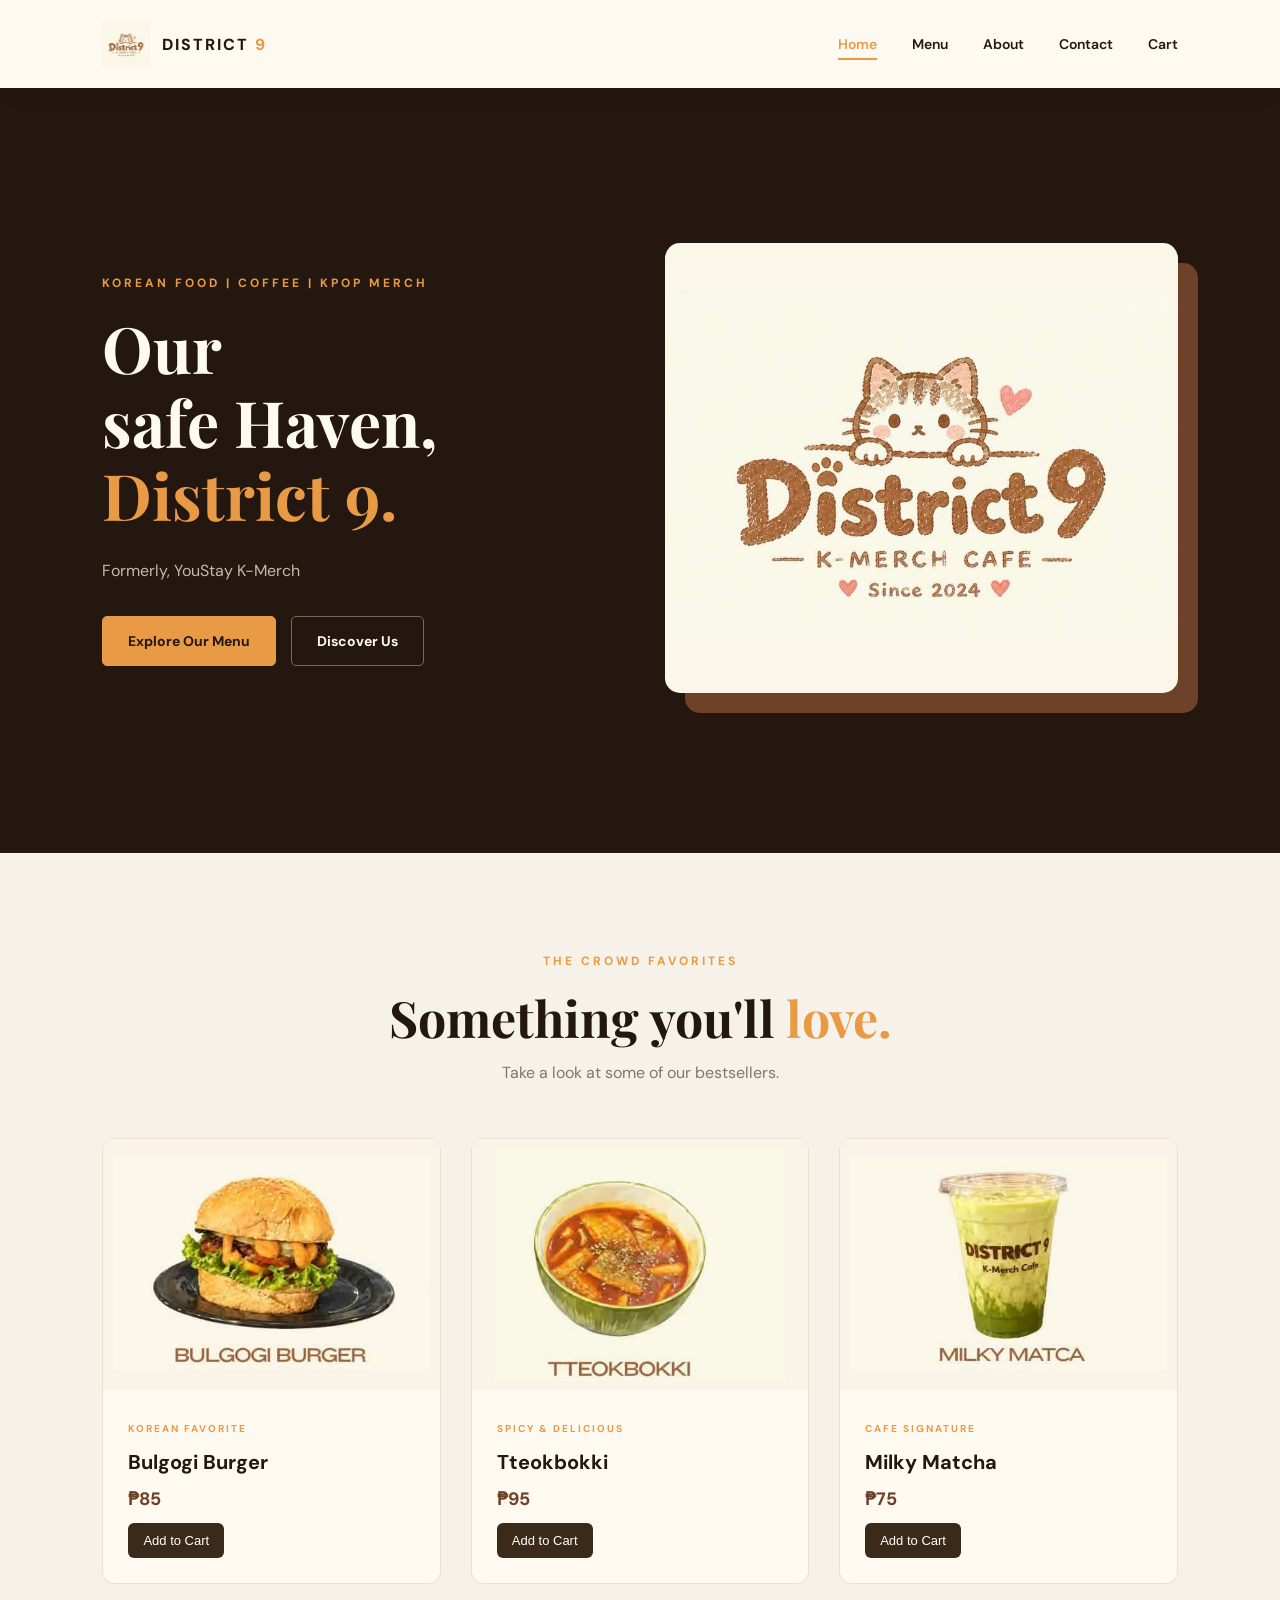
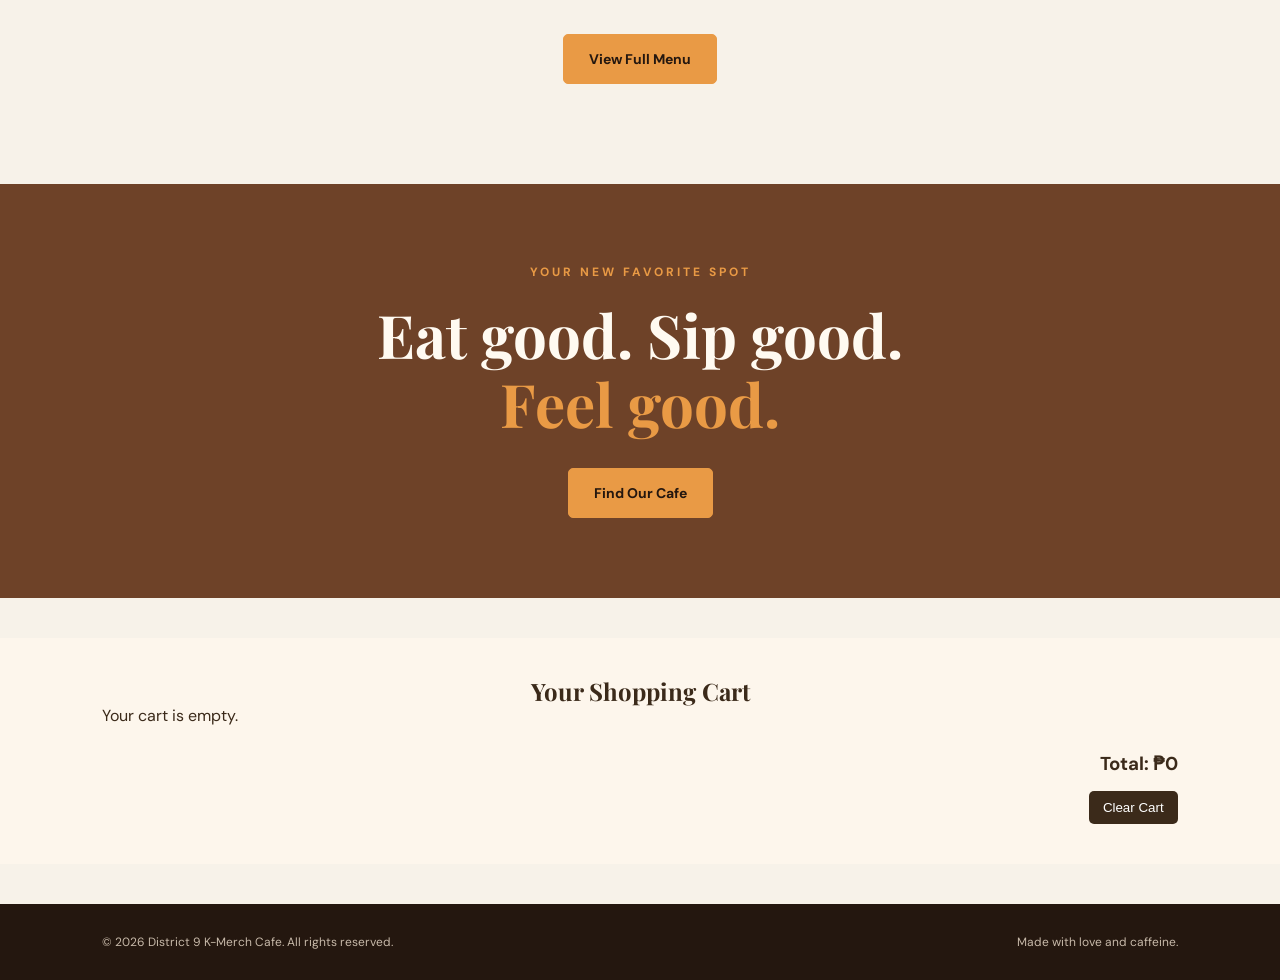
<file: index.html>
<!DOCTYPE html>
<html lang="en">
<head>
    <meta charset="UTF-8">
    <meta name="viewport" content="width=device-width, initial-scale=1.0">
    <title>District 9 K-Merch Cafe</title>
    <link rel="stylesheet" href="styles.css">
</head>
<body>
<header>
    <a href="index.html" class="logo">
        <img src=" logo.jpg" alt="District 9 Logo">
        <span>DISTRICT <span class="highlight">9</span></span>
    </a>
    <nav>
        <a href="index.html" class="active">Home</a>
        <a href="menu.html">Menu</a>
        <a href="about.html">About</a>
        <a href="contact.html">Contact</a>
        <a href="#cart">Cart</a>
    </nav>
</header>
<section class="hero">
    <div class="hero-content">
        <p class="tag">KOREAN FOOD | COFFEE | KPOP MERCH</p>
        <h1>Our<br>safe Haven, <span class="highlight">District 9.</span></h1>
        <p>Formerly, YouStay K-Merch</p>
        <div class="hero-buttons">
            <a href="menu.html" class="btn">Explore Our Menu</a>
            <a href="about.html" class="btn-outline">Discover Us</a>
        </div>
    </div>
    <div class="hero-image">
        <img src=" logo.jpg" alt="District 9 Cafe">
    </div>
</section>
<section class="section">
    <div class="section-heading">
        <p class="tag">THE CROWD FAVORITES</p>
        <h2>Something you'll <span class="highlight">love.</span></h2>
        <p>Take a look at some of our bestsellers.</p>
    </div>
    <div class="product-grid">
        <div class="product-card reveal">
            <img src=" bulgogi burger.jpg" alt="Bulgogi Burger">
            <div class="product-info">
                <span class="category">KOREAN FAVORITE</span>
                <h3>Bulgogi Burger</h3>
                <p>₱85</p>
            </div>
        </div>
        <div class="product-card reveal">
            <img src=" tteokbokki.jpg" alt="Tteokbokki">
            <div class="product-info">
                <span class="category">SPICY & DELICIOUS</span>
                <h3>Tteokbokki</h3>
            <p>₱95</p>
            </div>
        </div>
        <div class="product-card reveal">
            <img src=" milky matcha.jpg" alt="Milky Matcha">
            <div class="product-info">
                <span class="category">CAFE SIGNATURE</span>
                <h3>Milky Matcha</h3>
                <p>₱75</p>
            </div>
        </div>
    </div>
    <div class="center">
        <a href="menu.html" class="btn">View Full Menu</a>
    </div>
</section>
<section class="promo">
    <div>
        <p class="tag">YOUR NEW FAVORITE SPOT</p>
        <h2>Eat good. Sip good.<br><span class="highlight">Feel good.</span></h2>
        <a href="contact.html" class="btn">Find Our Cafe</a>
    </div>
</section>
<section class="cart-section" id="cart">
    <h2>Your Shopping Cart</h2>
    <div id="cart-items">
        <p>Your cart is empty.</p>
    </div>
    <div class="cart-total">
        <h3>Total: ₱<span id="cart-total">0</span></h3>
        <button id="clear-cart">Clear Cart</button>
    </div>
</section>
<footer>
    <p>© 2026 District 9 K-Merch Cafe. All rights reserved.</p>
    <p>Made with love and caffeine.</p>
</footer>
<script src="script.js"></script>
<script src="cart.js"></script>
</body>
</html>
</file>
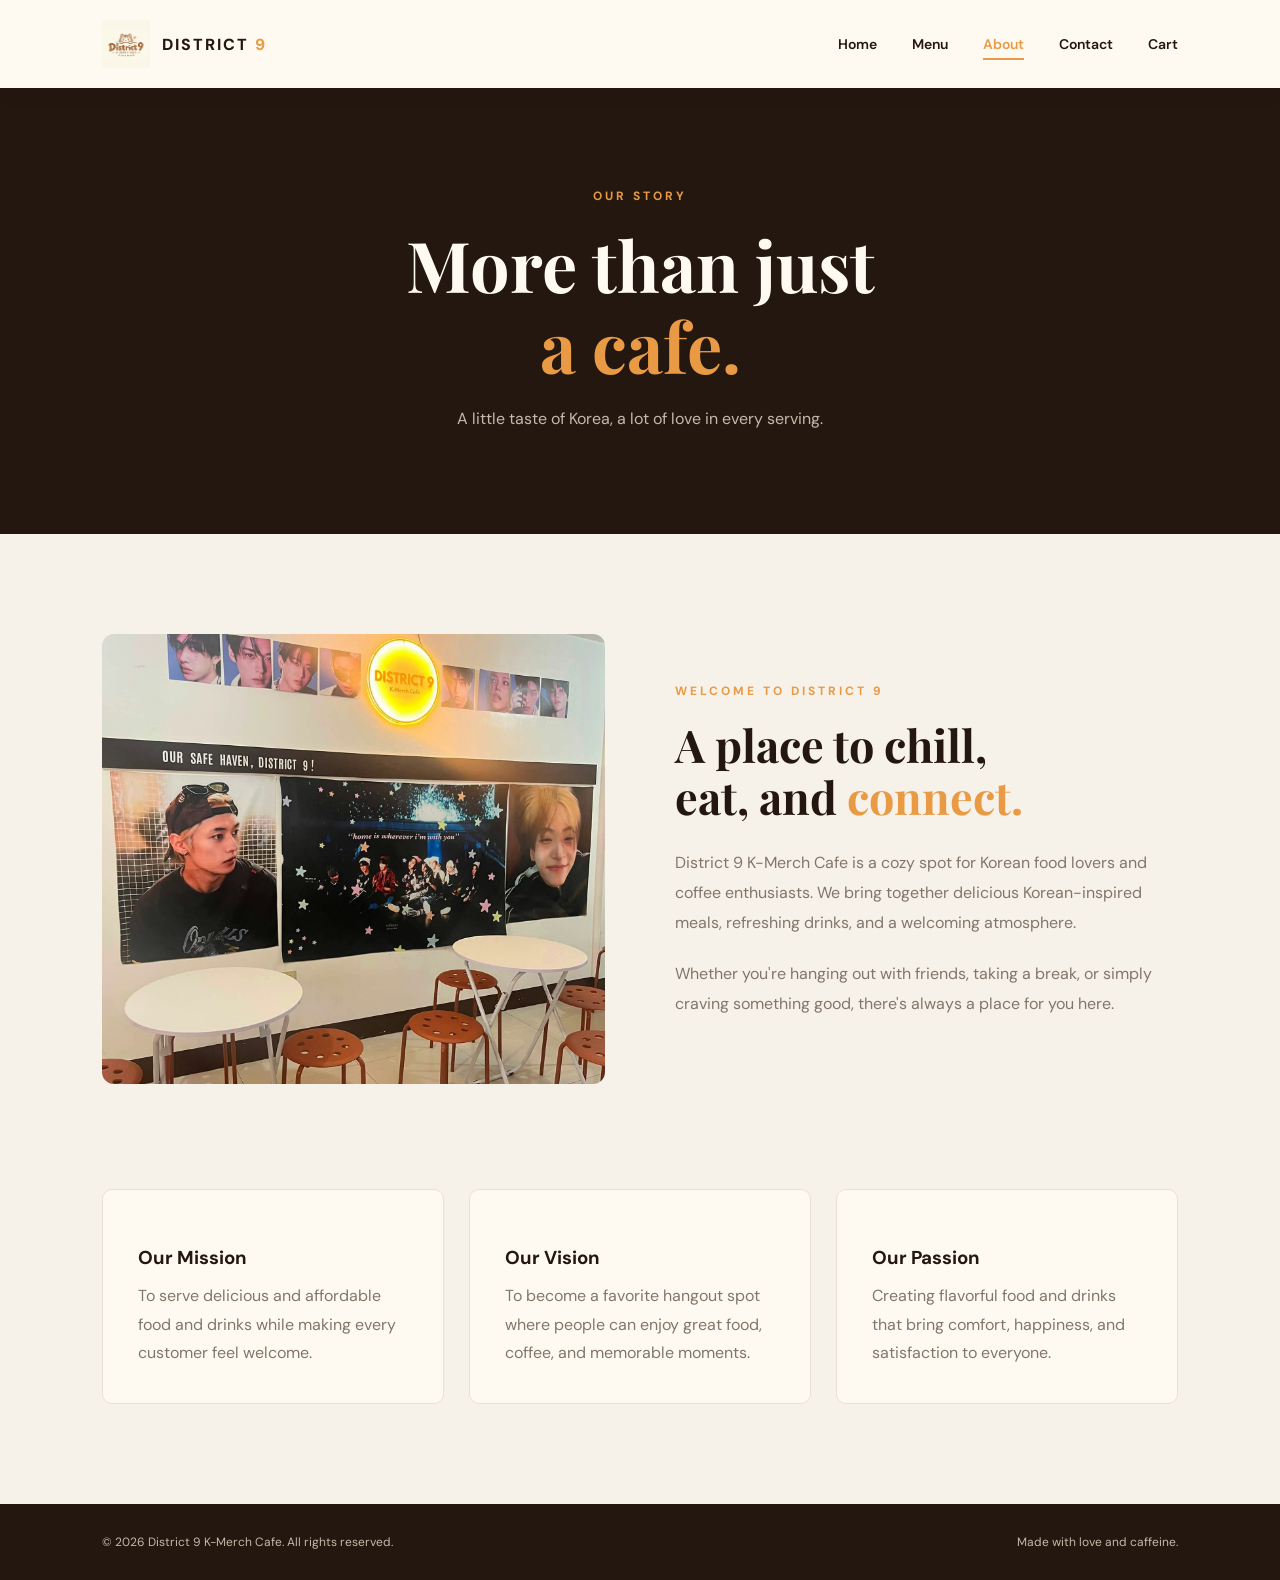
<file: about.html>
<!DOCTYPE html>
<html lang="en">
<head>
    <meta charset="UTF-8">
    <meta name="viewport" content="width=device-width, initial-scale=1.0">
    <title>About Us | District 9</title>
    <link rel="stylesheet" href="styles.css">
</head>
<body>
<header>
    <a href="index.html" class="logo">
        <img src=" logo.jpg" alt="District 9 Logo">
        <span>DISTRICT <span class="highlight">9</span></span>
    </a>
    <nav>
        <a href="index.html">Home</a>
        <a href="menu.html">Menu</a>
        <a href="about.html" class="active">About</a>
        <a href="contact.html">Contact</a>
        <a href="#cart">Cart</a>
    </nav>
</header>
<section class="page-banner">
    <p class="tag">OUR STORY</p>
    <h1>More than just<br><span class="highlight">a cafe.</span></h1>
    <p>A little taste of Korea, a lot of love in every serving.</p>
</section>
<section class="about-section">
    <div class="about-image reveal">
        <img src=" 
        banner.jpg" alt="District 9 Cafe">
    </div>

    <div class="about-content reveal">
        <p class="tag">WELCOME TO DISTRICT 9</p>
        <h2>A place to chill,<br>eat, and <span class="highlight">connect.</span></h2>
        <p>
            District 9 K-Merch Cafe is a cozy spot for Korean food lovers
            and coffee enthusiasts. We bring together delicious Korean-inspired
            meals, refreshing drinks, and a welcoming atmosphere.
        </p>
        <p>
            Whether you're hanging out with friends, taking a break,
            or simply craving something good, there's always a place for you here.
        </p>
    </div>
</section>

<section class="values">
    <div class="value-card reveal">
        <h3>Our Mission</h3>
        <p>To serve delicious and affordable food and drinks while making every customer feel welcome.</p>
    </div>
    <div class="value-card reveal">
        <h3>Our Vision</h3>
        <p>To become a favorite hangout spot where people can enjoy great food, coffee, and memorable moments.</p>
    </div>
    <div class="value-card reveal">
        <h3>Our Passion</h3>
        <p>Creating flavorful food and drinks that bring comfort, happiness, and satisfaction to everyone.</p>
    </div>
</section>
<footer>
    <p>© 2026 District 9 K-Merch Cafe. All rights reserved.</p>
    <p>Made with love and caffeine.</p>
</footer>

<script src="script.js"></script>
</body>
</html>
</file>
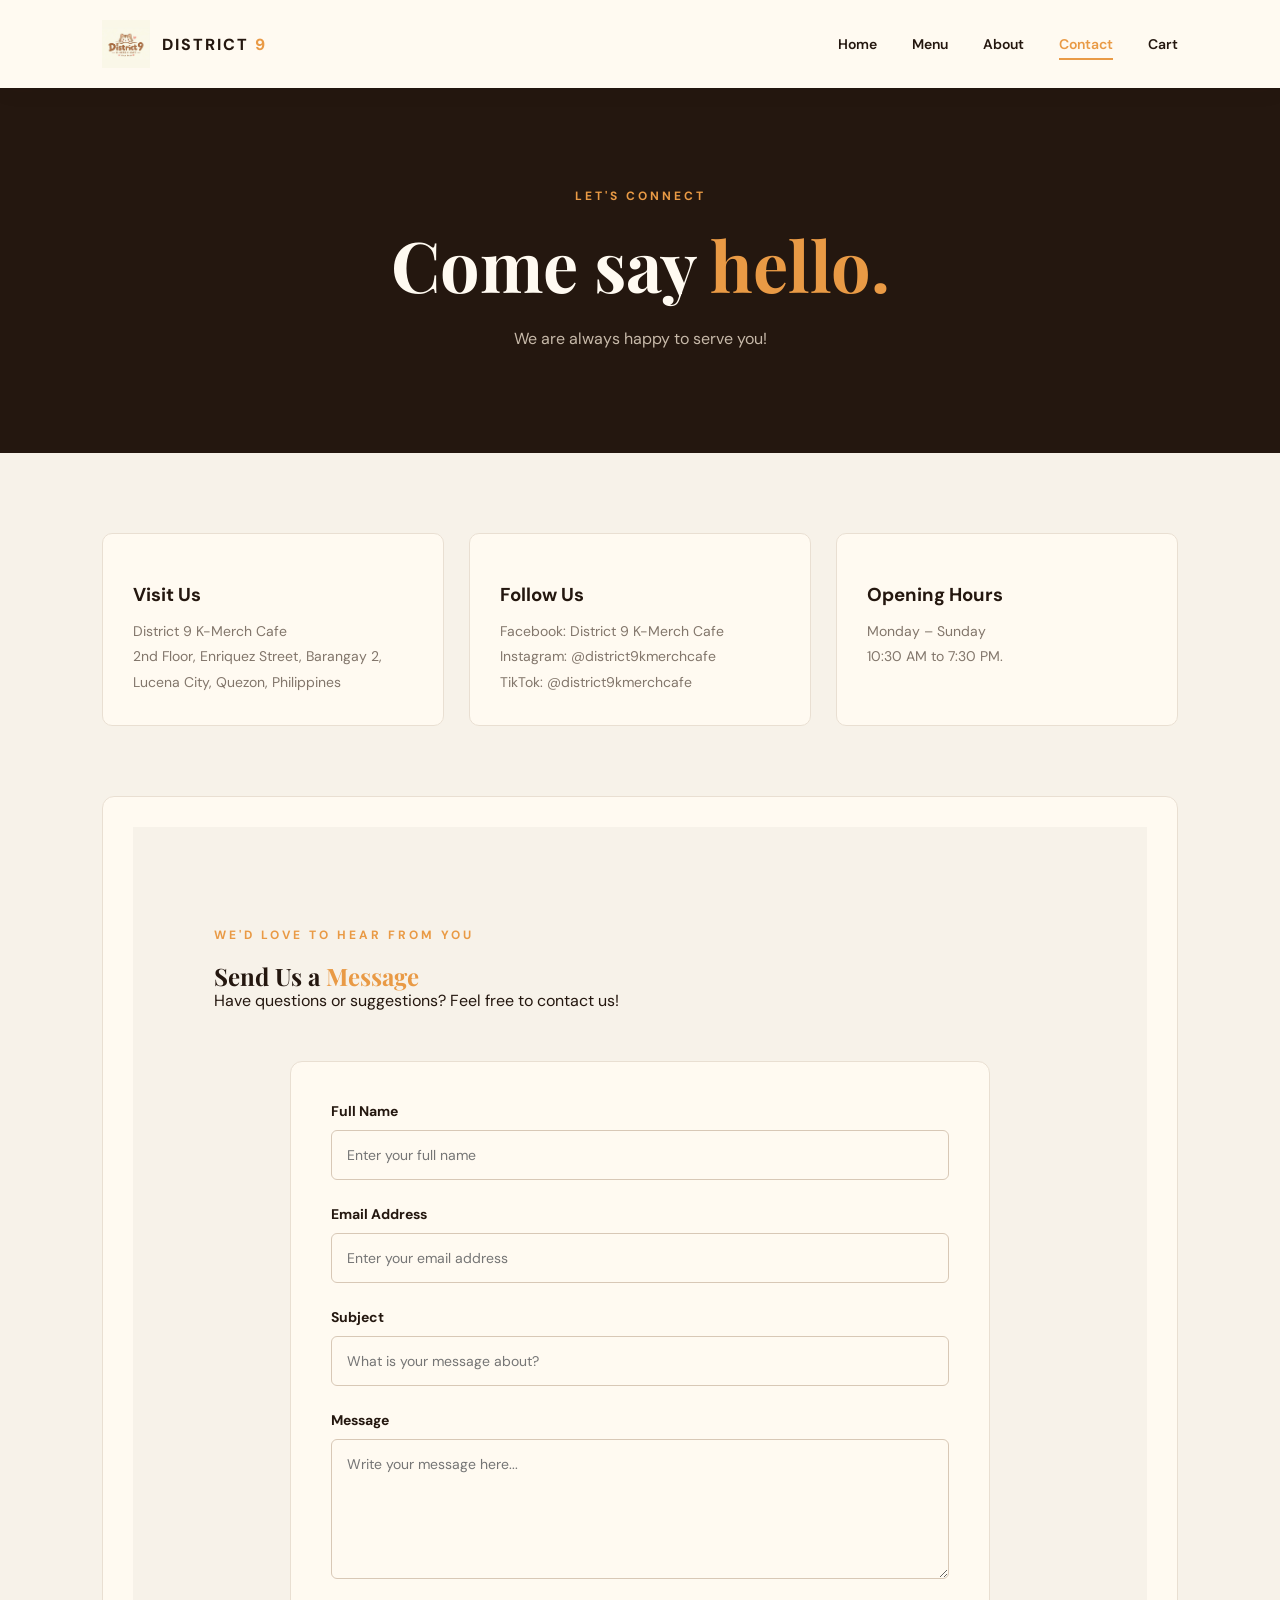
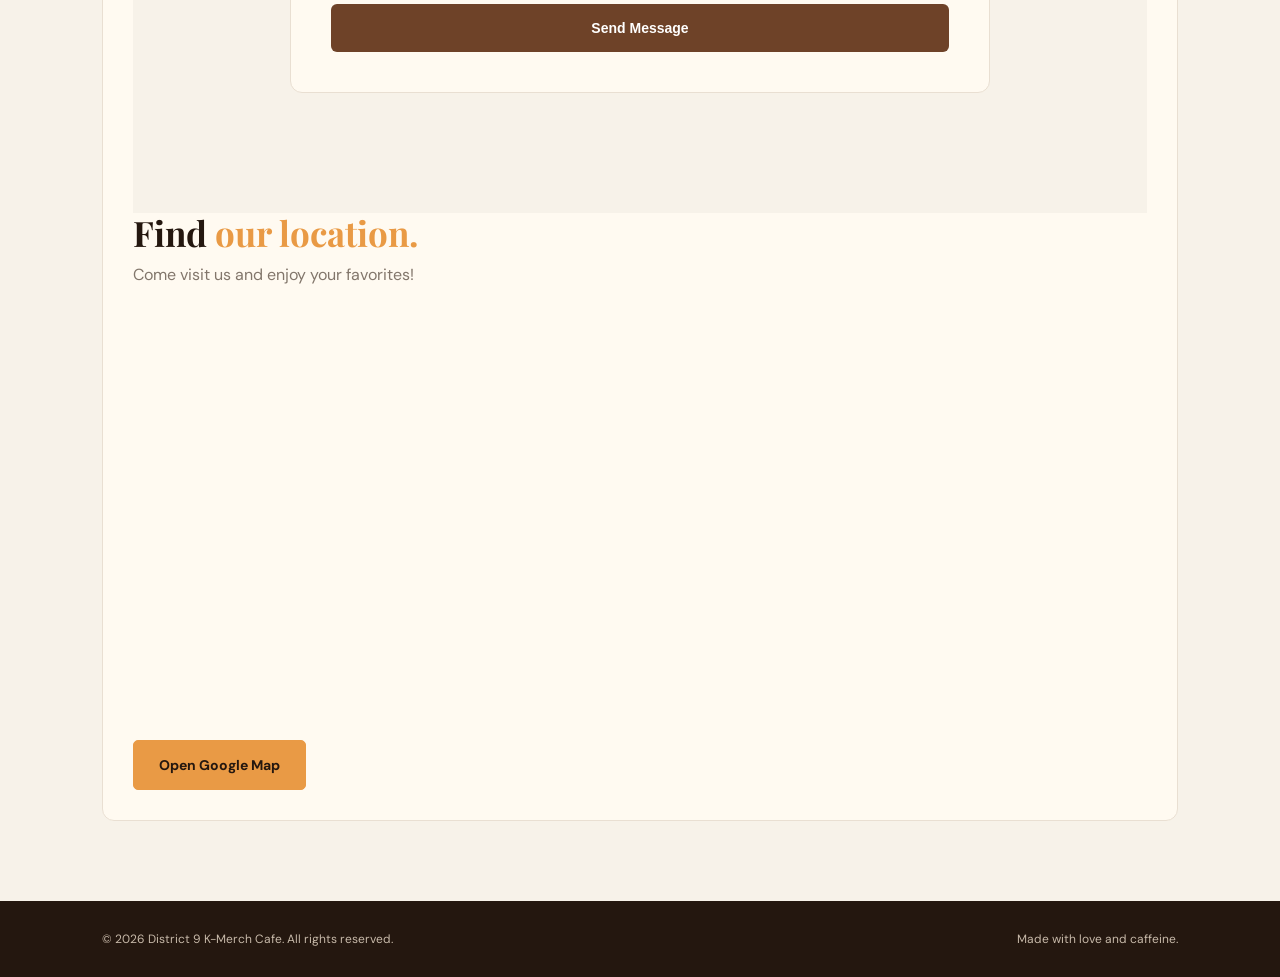
<file: contact.html>
<!DOCTYPE html>
<html lang="en">
<head>
    <meta charset="UTF-8">
    <meta name="viewport" content="width=device-width, initial-scale=1.0">
    <title>Contact Us | District 9</title>
    <link rel="stylesheet" href="styles.css">
</head>
<body>

<header>
    <a href="index.html" class="logo">
        <img src=" logo.jpg" alt="District 9 Logo">
        <span>DISTRICT <span class="highlight">9</span></span>
    </a>
    <nav>
        <a href="index.html">Home</a>
        <a href="menu.html">Menu</a>
        <a href="about.html">About</a>
        <a href="contact.html" class="active">Contact</a>
        <a href="#cart">Cart</a>
    </nav>
</header>

<section class="page-banner">
    <p class="tag">LET'S CONNECT</p>
    <h1>Come say <span class="highlight">hello.</span></h1>
    <p>We are always happy to serve you!</p>
</section>

<section class="contact-section">

    <div class="contact-info">

        <div class="contact-card">
            <h3>Visit Us</h3>
            <p>District 9 K-Merch Cafe</p>
            <p>2nd Floor, Enriquez Street, Barangay 2, Lucena City, Quezon, Philippines</p>
        </div>
        <div class="contact-card">
            <h3>Follow Us</h3>
            <p>Facebook: District 9 K-Merch Cafe</p>
            <p>Instagram: @district9kmerchcafe</p>
            <p>TikTok: @district9kmerchcafe</p>
        </div>
        <div class="contact-card">
            <h3>Opening Hours</h3>
            <p>Monday – Sunday</p>
            <p>10:30 AM to 7:30 PM.</p>
        </div>
    </div>
    <div class="map-container">
        
<section class="contact-form-section">

    <div class="menu-heading">
        <p class="tag">WE'D LOVE TO HEAR FROM YOU</p>
        <h2>Send Us a <span class="highlight">Message</span></h2>
        <p>Have questions or suggestions? Feel free to contact us!</p>
    </div>

    <form class="contact-form" id="contactForm">
        <div class="form-group">
            <label for="name">Full Name</label>
            <input type="text" id="name" name="name"
                placeholder="Enter your full name" required>
        </div>
        <div class="form-group">
            <label for="email">Email Address</label>
            <input type="email" id="email" name="email"
                placeholder="Enter your email address" required>
        </div>
        <div class="form-group">
            <label for="subject">Subject</label>
            <input type="text" id="subject" name="subject"
                placeholder="What is your message about?" required>
        </div>
        <div class="form-group">
            <label for="message">Message</label>
            <textarea id="message" name="message" rows="6"
                placeholder="Write your message here..." required></textarea>
        </div>
        <button type="submit" class="submit-btn">Send Message</button>
    </form>
    <p id="formMessage"></p>
</section>
        
        <div class="map-heading">
            <h2>Find <span class="highlight">our location.</span></h2>
            <p>Come visit us and enjoy your favorites!</p>
        </div>
        <iframe
            src="https://maps.google.com/maps?q=District%209%20K-Merch%20Cafe%20Lucena%20City&t=&z=15&ie=UTF8&iwloc=&output=embed"
            width="100%"
            height="400"
            style="border:0;"
            allowfullscreen
            loading="lazy"
            referrerpolicy="no-referrer-when-downgrade">
        </iframe>

        <a class="btn"
           href="https://www.google.com/maps/search/?api=1&query=District+9+K-Merch+Cafe+Lucena+City"
           target="_blank">
            Open Google Map
        </a>
    </div>
</section>
<footer>
    <p>© 2026 District 9 K-Merch Cafe. All rights reserved.</p>
    <p>Made with love and caffeine.</p>
</footer>
<script src="script.js"></script>

</body>
</html>
</file>
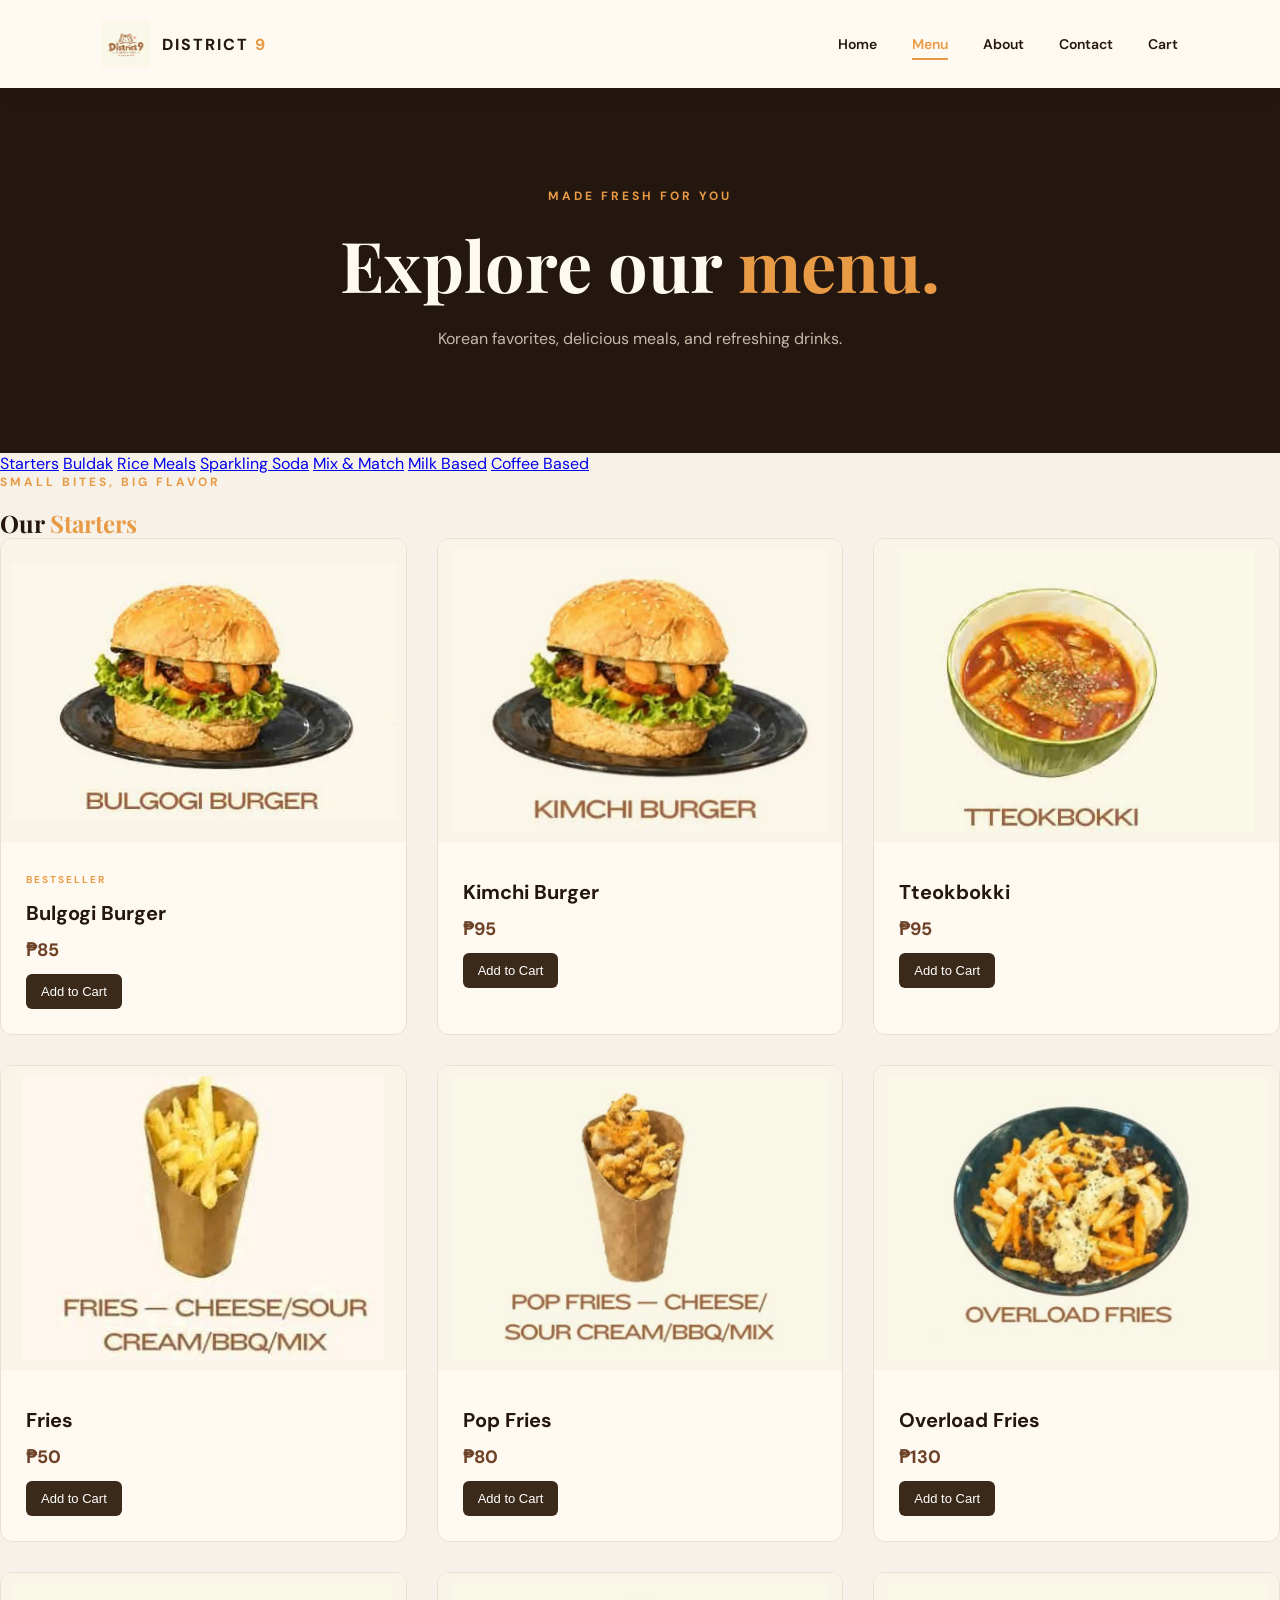
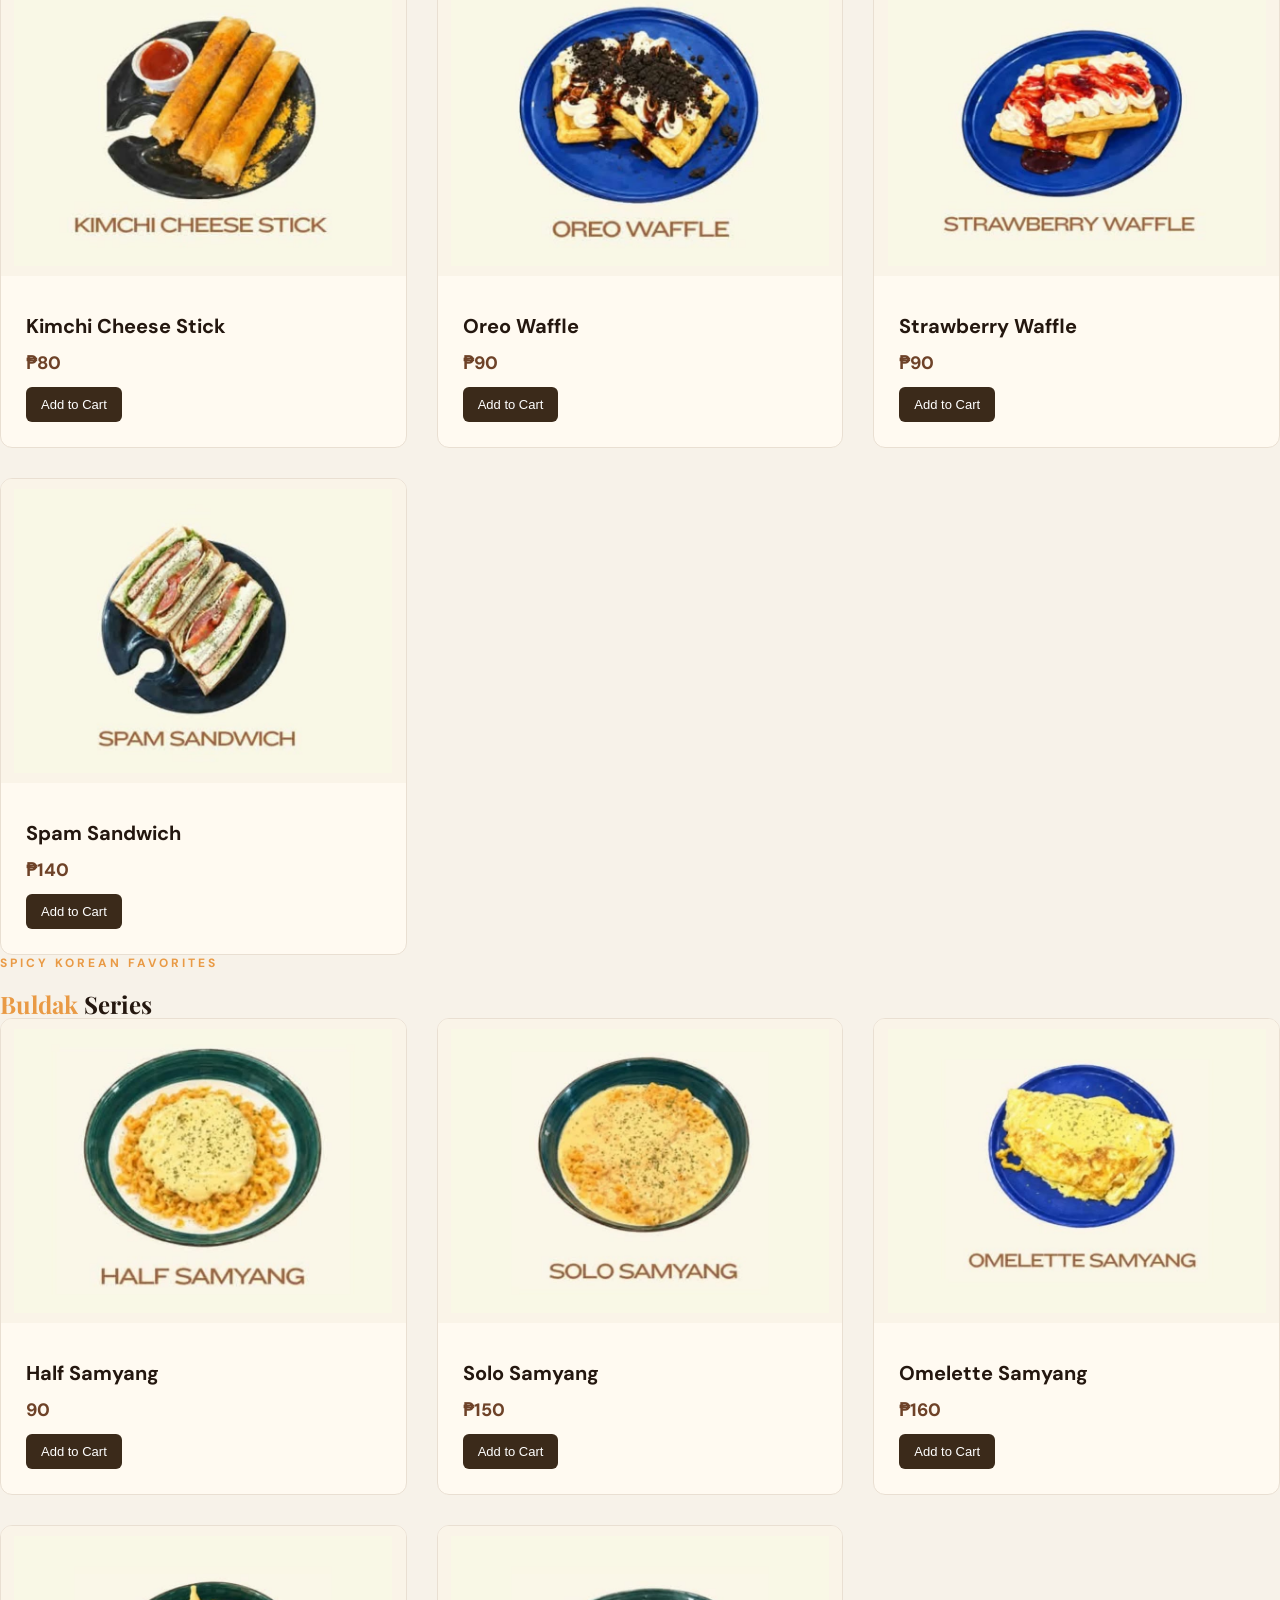
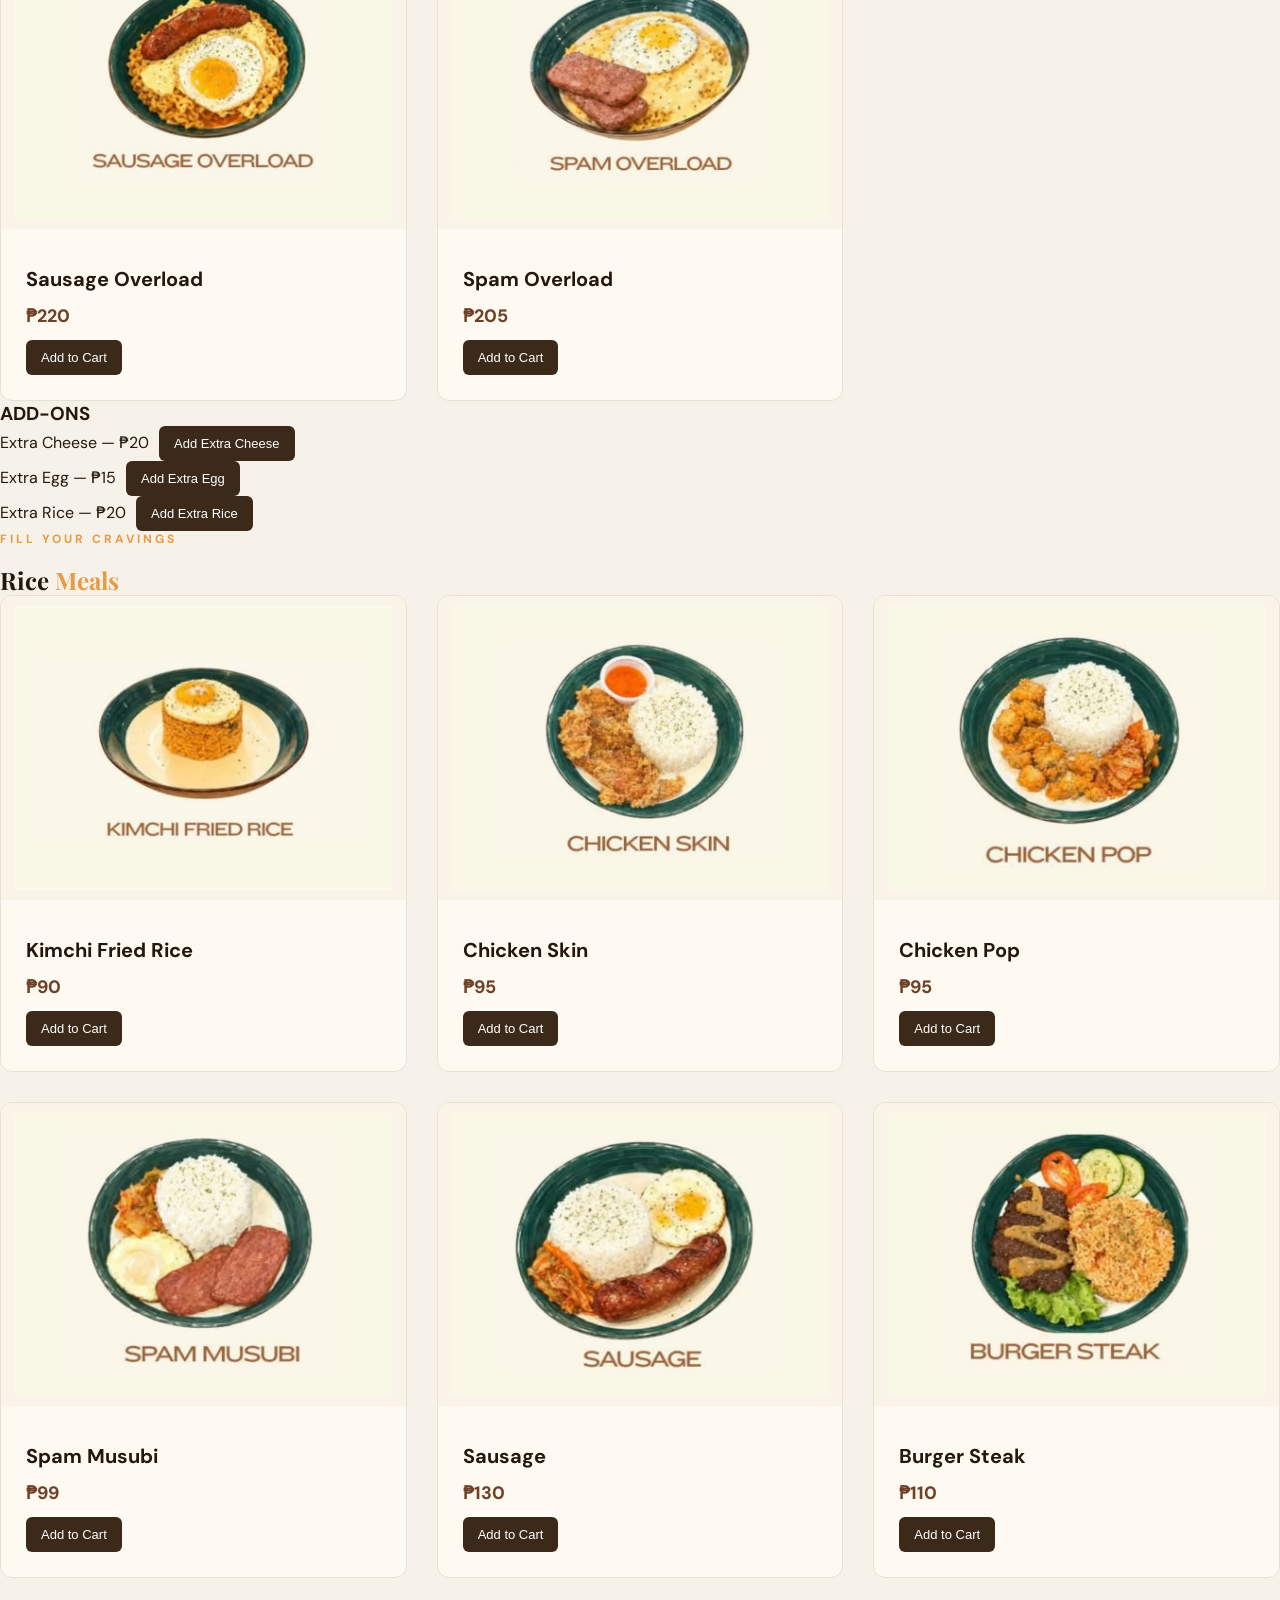
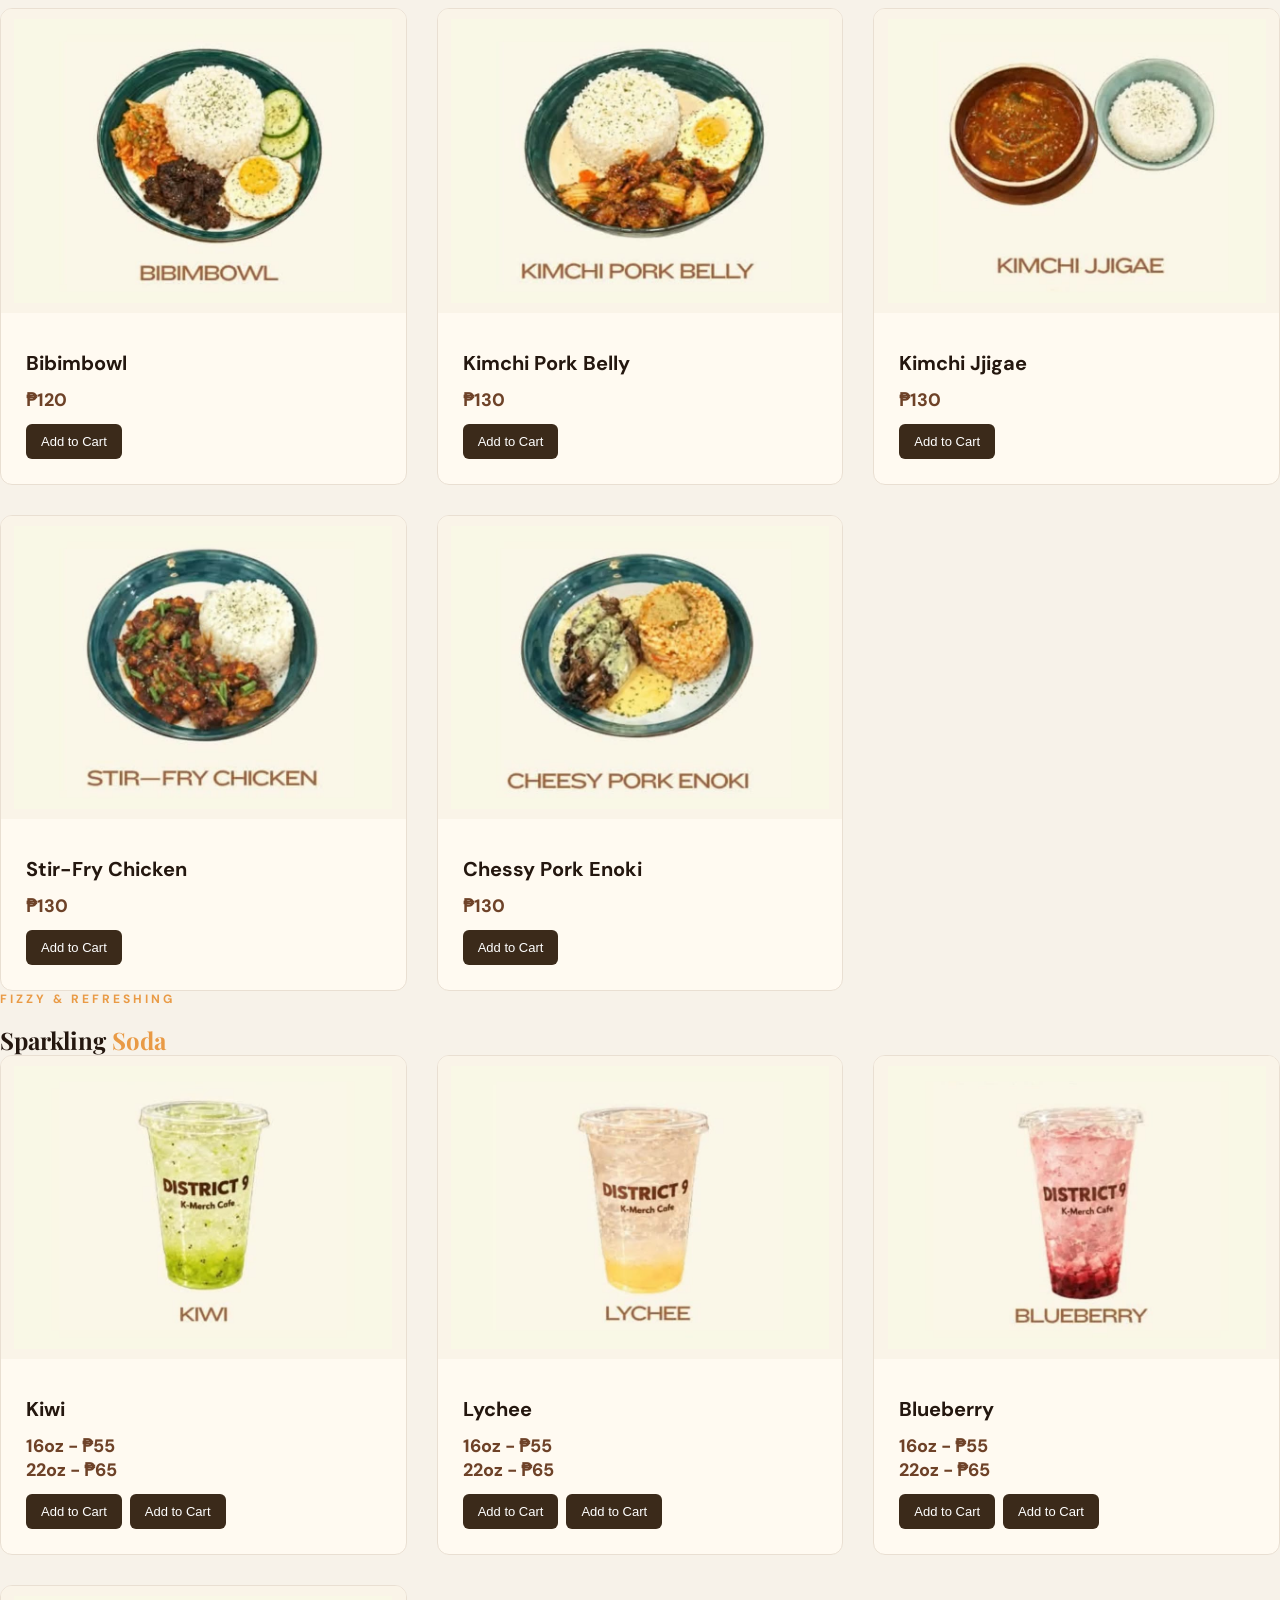
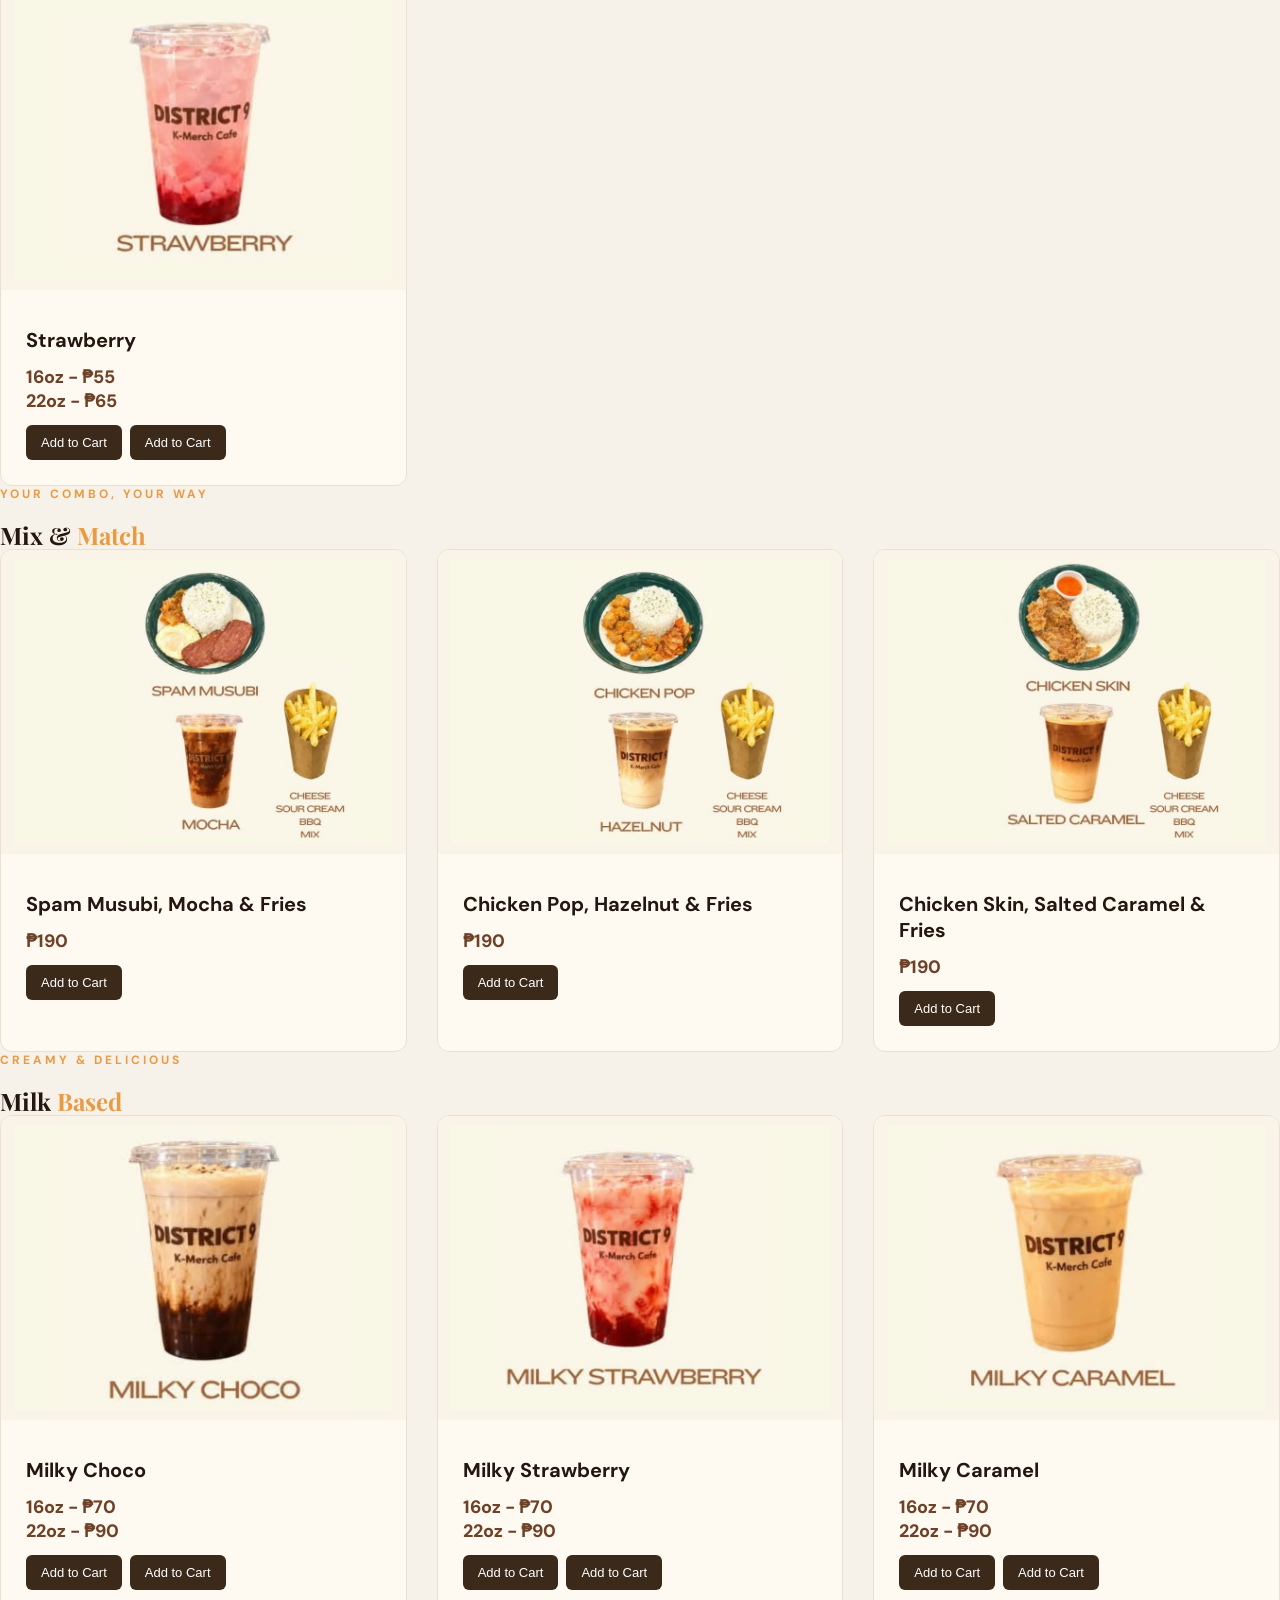
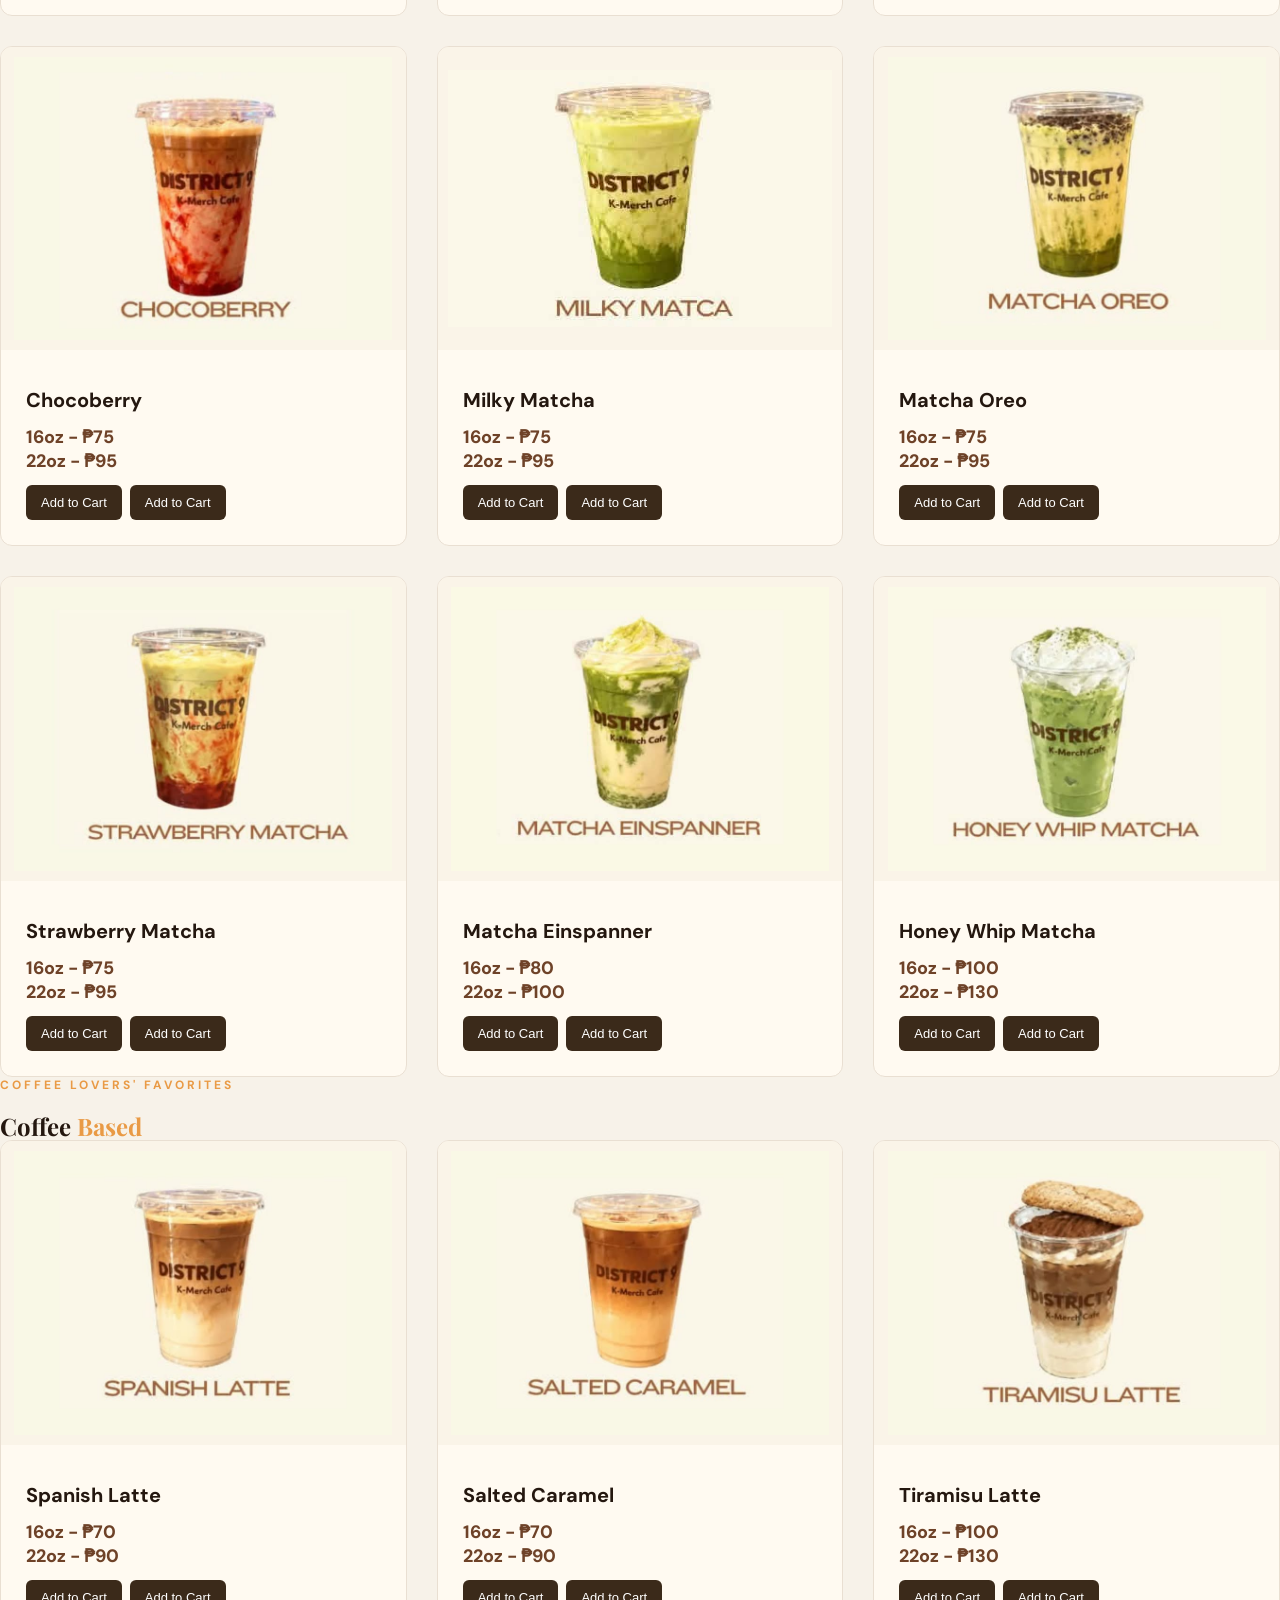
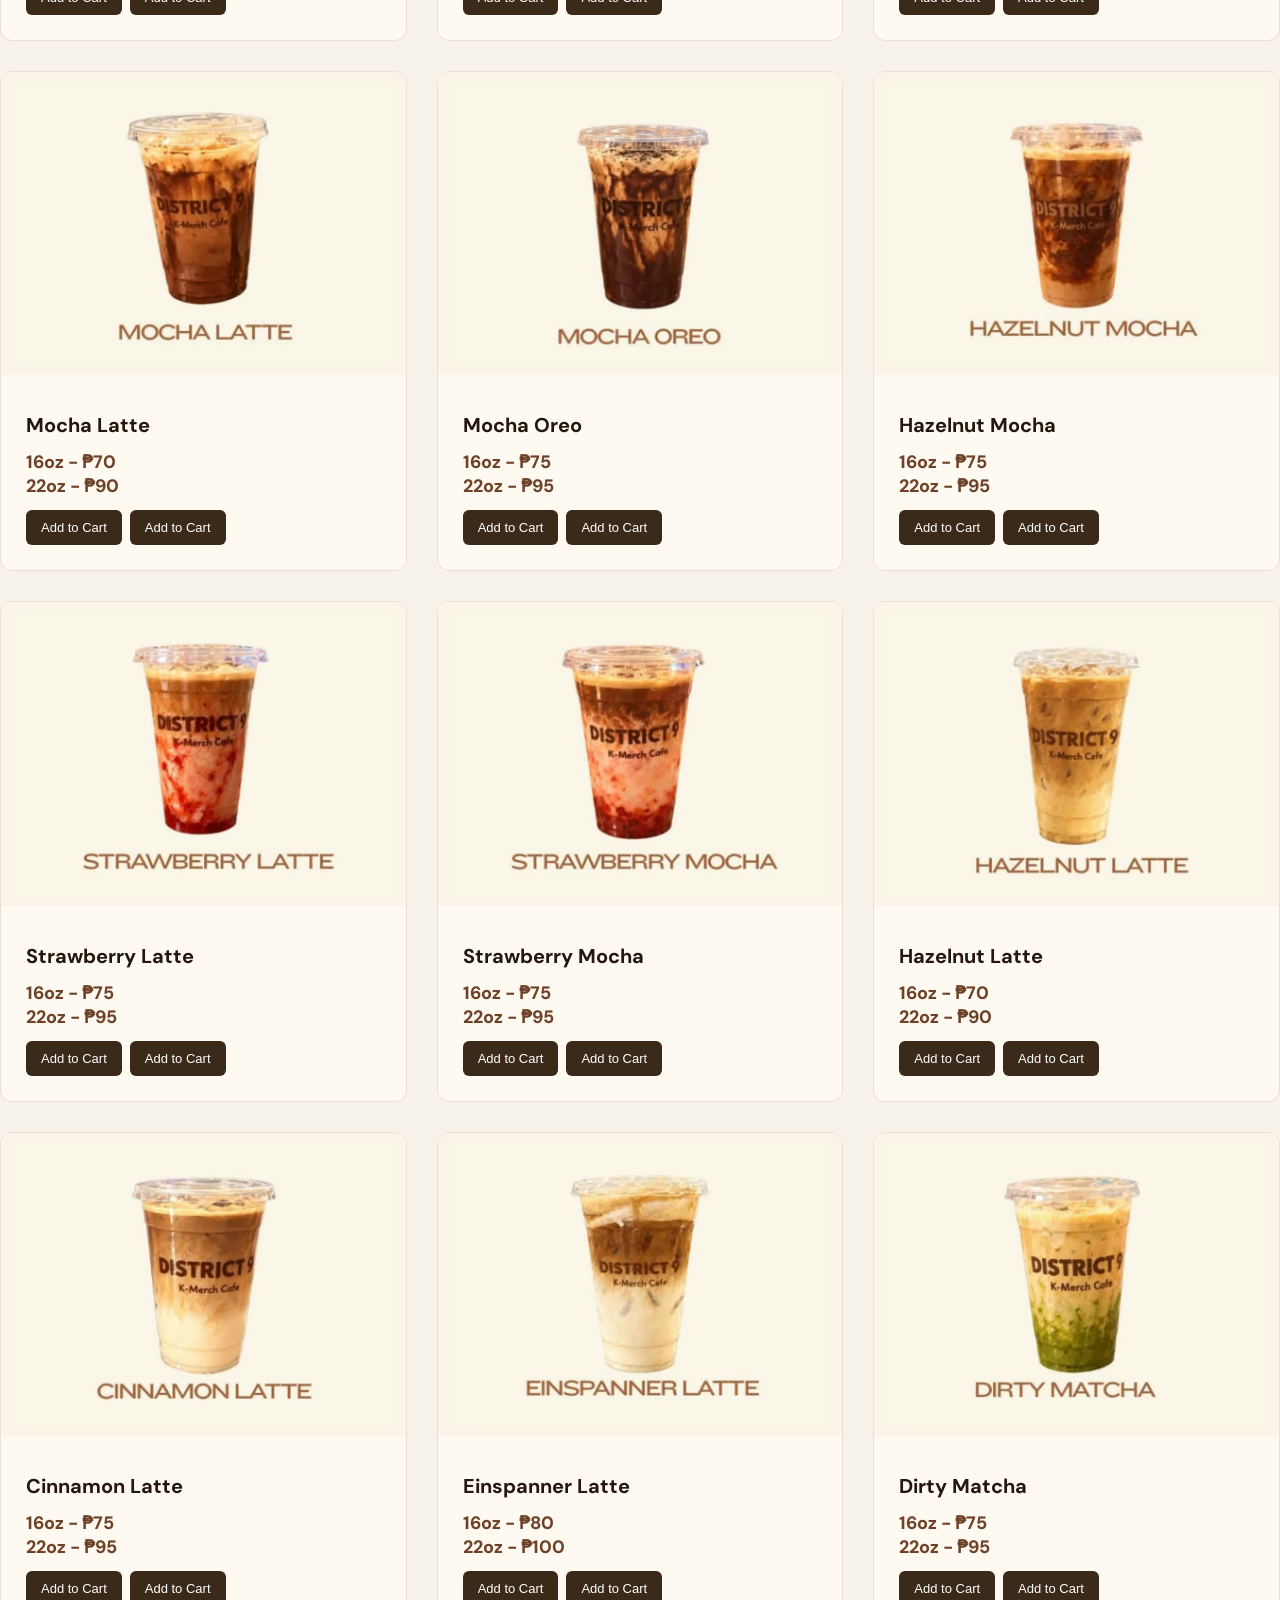
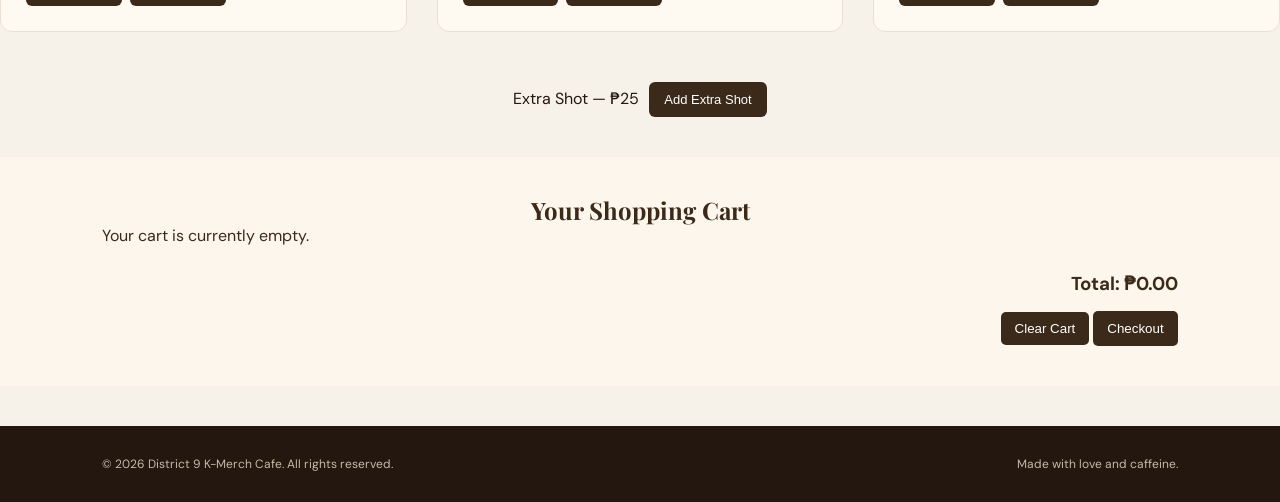
<file: menu.html>
<!DOCTYPE html>
<html lang="en">
<head>
    <meta charset="UTF-8">
    <meta name="viewport" content="width=device-width, initial-scale=1.0">
    <title>Our Menu | District 9</title>
    <link rel="stylesheet" href="styles.css">
</head>
<body>
<header>
    <a href="index.html" class="logo">
        <img src=" logo.jpg" alt="District 9 Logo">
        <span>DISTRICT <span class="highlight">9</span></span>
    </a>
    <nav>
        <a href="index.html">Home</a>
        <a href="menu.html" class="active">Menu</a>
        <a href="about.html">About</a>
        <a href="contact.html">Contact</a>
        <a href="#cart">Cart</a>
    </nav>
</header>
<section class="page-banner">
    <p class="tag">MADE FRESH FOR YOU</p>
    <h1>Explore our <span class="highlight">menu.</span></h1>
    <p>Korean favorites, delicious meals, and refreshing drinks.</p>
</section>
<div class="menu-navigation">
    <a href="#starters">Starters</a>
    <a href="#buldak">Buldak</a>
    <a href="#rice-meals">Rice Meals</a>
    <a href="#soda">Sparkling Soda</a>
    <a href="#mix-match">Mix & Match</a>
    <a href="#milk-based">Milk Based</a>
    <a href="#coffee">Coffee Based</a>
</div>
<section class="menu-section" id="starters">

    <div class="menu-heading">
        <p class="tag">SMALL BITES, BIG FLAVOR</p>
        <h2>Our <span class="highlight">Starters</span></h2>
    </div>

    <div class="product-grid">

        <div class="product-card reveal">
            <img src=" bulgogi burger.jpg" alt="Bulgogi Burger">
            <div class="product-info">
                <span class="category">BESTSELLER</span>
                <h3>Bulgogi Burger</h3>
                <p>₱85</p>
            </div>
        </div>

        <div class="product-card reveal">
            <img src=" kimchi burger.jpg" alt="Kimchi Burger">
            <div class="product-info">
                <h3>Kimchi Burger</h3>
                <p>₱95</p>
            </div>
        </div>

        <div class="product-card reveal">
            <img src=" tteokbokki.jpg" alt="Tteokbokki">
            <div class="product-info">
                <h3>Tteokbokki</h3>
                <p>₱95</p>
            </div>
        </div>

        <div class="product-card reveal">
            <img src=" fries.jpg" alt="Fries">
            <div class="product-info">
                <h3>Fries</h3>
                <p>₱50</p>
            </div>
        </div>

        <div class="product-card reveal">
            <img src=" pop fries.jpg" alt="Pop Fries">
            <div class="product-info">
                <h3>Pop Fries</h3>
                <p>₱80</p>
            </div>
        </div>

        <div class="product-card reveal">
            <img src=" overload fries.jpg" alt="Overload Fries">
            <div class="product-info">
                <h3>Overload Fries</h3>
                <p>₱130</p>
            </div>
        </div>

        <div class="product-card reveal">
            <img src=" kimchi cheese stick.jpg" alt="Kimchi Cheese Stick">
            <div class="product-info">
                <h3>Kimchi Cheese Stick</h3>
                <p>₱80</p>
            </div>
        </div>

        <div class="product-card reveal">
            <img src=" oreo waffle.jpg" alt="Oreo Waffle">
            <div class="product-info">
                <h3>Oreo Waffle</h3>
                <p>₱90</p>
            </div>
        </div>

        <div class="product-card reveal">
            <img src=" strawberry waffle.jpg" alt="Strawberry Waffle">
            <div class="product-info">
                <h3>Strawberry Waffle</h3>
                <p>₱90</p>
            </div>
        </div>
        <div class="product-card reveal">
            <img src=" spam sandwich.jpg" alt="Spam Sandwich">
            <div class="product-info">
                <h3>Spam Sandwich</h3>
                <p>₱140</p>
            </div>
        </div>

    </div>
</section>

<section class="menu-section alternate" id="buldak">

    <div class="menu-heading">
        <p class="tag">SPICY KOREAN FAVORITES</p>
        <h2><span class="highlight">Buldak</span> Series</h2>
    </div>

    <div class="product-grid">

        <div class="product-card reveal">
            <img src=" half samyang.jpg" alt="Half Samyang">
            <div class="product-info">
                <h3>Half Samyang</h3>
                <p>90</p>
            </div>
        </div>

        <div class="product-card reveal">
            <img src=" solo samyang.jpg" alt="Solo Samyang">
            <div class="product-info">
                <h3>Solo Samyang</h3>
                <p>₱150</p>
            </div>
        </div>

        <div class="product-card reveal">
            <img src=" omelette samyang.jpg" alt="Omelette Samyang">
            <div class="product-info">
                <h3>Omelette Samyang</h3>
                <p>₱160</p>
            </div>
        </div>

        <div class="product-card reveal">
            <img src=" sausage overload.jpg" alt="Sausage Overload">
            <div class="product-info">
                <h3>Sausage Overload</h3>
                <p>₱220</p>
            </div>
        </div>

        <div class="product-card reveal">
            <img src=" spam overload.jpg" alt="Spam Overload">
            <div class="product-info">
                <h3>Spam Overload</h3>
                <p>₱205</p>
            </div>
        </div>

    </div>

    <div class="addons">
        <h3>ADD-ONS</h3>
        <p>Extra Cheese — ₱20</p>
        <p>Extra Egg — ₱15</p>
        <p>Extra Rice — ₱20</p>
    </div>

</section>
<section class="menu-section" id="rice-meals">

    <div class="menu-heading">
        <p class="tag">FILL YOUR CRAVINGS</p>
        <h2>Rice <span class="highlight">Meals</span></h2>
    </div>

    <div class="product-grid">

        <div class="product-card reveal">
            <img src=" kimchi fried rice.jpg" alt="Kimchi Fried Rice">
            <div class="product-info">
                <h3>Kimchi Fried Rice</h3>
                <p>₱90</p>
            </div>
        </div>

        <div class="product-card reveal">
            <img src=" chicken skin.jpg" alt="Chicken Skin">
            <div class="product-info">
                <h3>Chicken Skin</h3>
                <p>₱95</p>
            </div>
        </div>

        <div class="product-card reveal">
            <img src=" chicken pop.jpg" alt="Chicken Pop">
            <div class="product-info">
                <h3>Chicken Pop</h3>
                <p>₱95</p>
            </div>
        </div>

        <div class="product-card reveal">
            <img src=" spam musubi.jpg" alt="Spam Musubi">
            <div class="product-info">
                <h3>Spam Musubi</h3>
                <p>₱99</p>
            </div>
        </div>

        <div class="product-card reveal">
            <img src=" sausage.jpg" alt="Sausage">
            <div class="product-info">
                <h3>Sausage</h3>
                <p>₱130</p>
            </div>
        </div>

        <div class="product-card reveal">
            <img src=" burger steak.jpg" alt="Burger Steak">
            <div class="product-info">
                <h3>Burger Steak</h3>
                <p>₱110</p>
            </div>
        </div>

        <div class="product-card reveal">
            <img src=" bibimbowl.jpg" alt="Bibimbowl">
            <div class="product-info">
                <h3>Bibimbowl</h3>
                <p>₱120</p>
            </div>
        </div>

        <div class="product-card reveal">
            <img src=" kimchi pork belly.jpg" alt="Kimchi Pork Belly">
            <div class="product-info">
                <h3>Kimchi Pork Belly</h3>
                <p>₱130</p>
            </div>
        </div>

        <div class="product-card reveal">
            <img src=" kimchi jjigae.jpg" alt="Kimchi Jjigae">
            <div class="product-info">
                <h3>Kimchi Jjigae</h3>
                <p>₱130</p>
            </div>
        </div>

        <div class="product-card reveal">
            <img src=" stir-fry chicken.jpg" alt="Stir-Fry Chicken">
            <div class="product-info">
                <h3>Stir-Fry Chicken</h3>
                <p>₱130</p>
            </div>
        </div>

        <div class="product-card reveal">
            <img src=" cheesy pork enoki.jpg" alt="Chessy Pork Enoki">
            <div class="product-info">
                <h3>Chessy Pork Enoki</h3>
                <p>₱130</p>
            </div>
        </div>

    </div>
</section>

<section class="menu-section alternate" id="soda">

    <div class="menu-heading">
        <p class="tag">FIZZY & REFRESHING</p>
        <h2>Sparkling <span class="highlight">Soda</span></h2>
    </div>

    <div class="product-grid">

        <div class="product-card reveal">
            <img src=" kiwi.jpg" alt="Kiwi">
            <div class="product-info">
                <h3>Kiwi</h3>
                <p>16oz - ₱55</p>
                <p>22oz - ₱65</p>
            </div>
        </div>

        <div class="product-card reveal">
            <img src=" lychee.jpg" alt="Lychee">
            <div class="product-info">
                <h3>Lychee</h3>
                <p>16oz - ₱55</p>
                <p>22oz - ₱65</p>
            </div>
        </div>

        <div class="product-card reveal">
            <img src=" blueberry.jpg" alt="Blueberry">
            <div class="product-info">
                <h3>Blueberry</h3>
               <p>16oz - ₱55</p>
                <p>22oz - ₱65</p>
            </div>
        </div>

        <div class="product-card reveal">
            <img src=" strawberry.jpg" alt="Strawberry">
            <div class="product-info">
                <h3>Strawberry</h3>
                <p>16oz - ₱55</p>
                <p>22oz - ₱65</p>
            </div>
        </div>

    </div>

</section>

         </div>
<section class="menu-section alternate" id="mix-match">

    <div class="menu-heading">
        <p class="tag">YOUR COMBO, YOUR WAY</p>
        <h2>Mix & <span class="highlight">Match</span></h2>
    </div>

    <div class="product-grid">

        <div class="product-card reveal">
            <img src=" spam musubi, mocha & fries.jpg" alt="Spam Musubi, Mocha & Fries">
            <div class="product-info">
                <h3>Spam Musubi, Mocha & Fries</h3>
                <p>₱190</p>
            </div>
        </div>

        <div class="product-card reveal">
            <img src=" chicken pop, hazelnut & fries.jpg" alt="Chicken Pop, Hazelnut & Fries">
            <div class="product-info">
                <h3>Chicken Pop, Hazelnut & Fries</h3>
                <p>₱190</p>
            </div>
        </div>

        <div class="product-card reveal">
            <img src=" chicken skin, salted caramel & fries.jpg" alt="Chicken Skin, Salted Caramel & Fries">
            <div class="product-info">
                <h3>Chicken Skin, Salted Caramel & Fries</h3>
                <p>₱190</p>
            </div>
        </div>

    </div>
</section>

<section class="menu-section alternate" id="milk-based">

    <div class="menu-heading">
        <p class="tag">CREAMY & DELICIOUS</p>
        <h2>Milk <span class="highlight">Based</span></h2>
    </div>

    <div class="product-grid">

        <div class="product-card reveal">
            <img src=" milky choco.jpg" alt="Milky Choco">
            <div class="product-info">
                <h3>Milky Choco</h3>
                <p>16oz - ₱70</p>
                <p>22oz - ₱90</p>
            </div>
        </div>

        <div class="product-card reveal">
            <img src=" milky strawberry.jpg" alt="Milky Strawberry">
            <div class="product-info">
                <h3>Milky Strawberry</h3>
                <p>16oz - ₱70</p>
                <p>22oz - ₱90</p>
            </div>
        </div>

        <div class="product-card reveal">
            <img src=" milky caramel.jpg" alt="Milky Caramel">
            <div class="product-info">
                <h3>Milky Caramel</h3>
                <p>16oz - ₱70</p>
                <p>22oz - ₱90</p>
            </div>
        </div>

        <div class="product-card reveal">
            <img src=" chocoberry.jpg" alt="Chocoberry">
            <div class="product-info">
                <h3>Chocoberry</h3>
                <p>16oz - ₱75</p>
                <p>22oz - ₱95</p>
            </div>
        </div>

        <div class="product-card reveal">
            <img src=" milky matcha.jpg" alt="Milky Matcha">
            <div class="product-info">
                <h3>Milky Matcha</h3>
                <p>16oz - ₱75</p>
            <p>22oz - ₱95</p>
            </div>
        </div>

        <div class="product-card reveal">
            <img src=" matcha oreo.jpg" alt="Matcha Oreo">
            <div class="product-info">
                <h3>Matcha Oreo</h3>
                <p>16oz - ₱75</p>
                <p>22oz - ₱95</p>
            </div>
        </div>

        <div class="product-card reveal">
            <img src=" strawberry matcha.jpg" alt="Strawberry Matcha">
            <div class="product-info">
                <h3>Strawberry Matcha</h3>
                <p>16oz - ₱75</p>
                <p>22oz - ₱95</p>
            </div>
        </div>

        <div class="product-card reveal">
            <img src=" matcha einspanner.jpg" alt="Matcha Einspanner">
            <div class="product-info">
                <h3>Matcha Einspanner</h3>
                <p>16oz - ₱80</p>
                <p>22oz - ₱100</p>
            </div>
        </div>

        <div class="product-card reveal">
            <img src=" honey whip matcha.jpg" alt="Honey Whip Matcha">
            <div class="product-info">
                <h3>Honey Whip Matcha</h3>
                <p>16oz - ₱100</p>
                <p>22oz - ₱130</p>
            </div>
        </div>

    </div>

</section>

<section class="menu-section alternate" id="coffee-based">

    <div class="menu-heading">
        <p class="tag">COFFEE LOVERS' FAVORITES</p>
        <h2>Coffee <span class="highlight">Based</span></h2>
    </div>

    <div class="product-grid">

        <div class="product-card reveal">
            <img src=" spanish latte.jpg" alt="Spanish Latte">
            <div class="product-info">
                <h3>Spanish Latte</h3>
                <p>16oz - ₱70</p>
                <p>22oz - ₱90</p>
            </div>
        </div>

        <div class="product-card reveal">
            <img src=" salted caramel.jpg" alt="Salted Caramel">
            <div class="product-info">
                <h3>Salted Caramel</h3>
                <p>16oz - ₱70</p>
                <p>22oz - ₱90</p>
            </div>
        </div>

        <div class="product-card reveal">
            <img src=" tiramisu latte.jpg" alt="Tiramisu Latte">
            <div class="product-info">
                <h3>Tiramisu Latte</h3>
                <p>16oz - ₱100</p>
                <p>22oz - ₱130</p>
            </div>
        </div>

        <div class="product-card reveal">
            <img src=" mocha latte.jpg" alt="Mocha Latte">
            <div class="product-info">
                <h3>Mocha Latte</h3>
                <p>16oz - ₱70</p>
                <p>22oz - ₱90</p>
            </div>
        </div>

        <div class="product-card reveal">
            <img src=" mocha oreo.jpg" alt="Mocha Oreo">
            <div class="product-info">
                <h3>Mocha Oreo</h3>
                <p>16oz - ₱75</p>
            <p>22oz - ₱95</p>
            </div>
        </div>

        <div class="product-card reveal">
            <img src=" hazelnut mocha.jpg" alt="Hazelnut Mocha">
            <div class="product-info">
                <h3>Hazelnut Mocha</h3>
                <p>16oz - ₱75</p>
                <p>22oz - ₱95</p>
            </div>
        </div>

        <div class="product-card reveal">
            <img src=" strawberyy latte.jpg" alt="Strawberry Latte">
            <div class="product-info">
                <h3>Strawberry Latte</h3>
                <p>16oz - ₱75</p>
                <p>22oz - ₱95</p>
            </div>
        </div>

        <div class="product-card reveal">
            <img src=" strawberry  mocha.jpg" alt="Strawberry Mocha">
            <div class="product-info">
                <h3>Strawberry Mocha</h3>
                <p>16oz - ₱75</p>
                <p>22oz - ₱95</p>
            </div>
        </div>

        <div class="product-card reveal">
            <img src=" hazelnut latte.jpg" alt="Hazelnut Latte">
            <div class="product-info">
                <h3>Hazelnut Latte</h3>
                <p>16oz - ₱70</p>
                <p>22oz - ₱90</p>
            </div>
        </div>

        <div class="product-card reveal">
            <img src=" cinnamon latte.jpg" alt="Cinnamon Latte">
            <div class="product-info">
                <h3>Cinnamon Latte</h3>
                <p>16oz - ₱75</p>
                <p>22oz - ₱95</p>
            </div>
        </div>

        <div class="product-card reveal">
            <img src=" einspanner latte.jpg" alt="Einspanner Latte">
            <div class="product-info">
                <h3>Einspanner Latte</h3>
                <p>16oz - ₱80</p>
                <p>22oz - ₱100</p>
            </div>
        </div>

        <div class="product-card reveal">
            <img src=" dirty matcha.jpg" alt="Dirty Matcha">
            <div class="product-info">
                <h3>Dirty Matcha</h3>
                <p>16oz - ₱75</p>
                <p>22oz - ₱95</p>
            </div>
        </div>

    </div>

    <p class="center">Extra Shot — ₱25</p>

</section>

<section class="cart-section" id="cart">
    <h2>Your Shopping Cart</h2>

    <div id="cart-items">
        Your cart is currently empty.
    </div>

    <div class="cart-total">
        <h3>Total: ₱<span id="cart-total">0.00</span></h3>

        <button id="clear-cart">Clear Cart</button>
        <button id="checkout-button">Checkout</button>
    </div>

    <div id="checkout-form" class="checkout-form" style="display:none;">
        <h2>Customer Checkout</h2>

        <label>Customer Name</label>
        <input type="text" id="customer-name" placeholder="Enter your name">

        <label>Contact Number</label>
        <input type="tel" id="customer-phone" placeholder="Enter your contact number">

        <label>Payment Method</label>
        <select id="payment-method">
            <option value="Cash">Cash</option>
            <option value="GCash">GCash</option>
        </select>

        <h3>Total: ₱<span id="checkout-total">0.00</span></h3>

        <button id="place-order">Place Order</button>
    </div>
</section>


<footer>
    <p>© 2026 District 9 K-Merch Cafe. All rights reserved.</p>
    <p>Made with love and caffeine.</p>
</footer>

<script src="script.js"></script>
<script src="cart.js"></script>
</body>
</html>
</file>
<file: styles.css>
@import url('https://fonts.googleapis.com/css2?family=DM+Sans:wght@400;500;600;700&family=Playfair+Display:wght@600;700;800&display=swap');

:root {
    --bg: #f7f2e9;
    --dark: #24170f;
    --brown: #6e4228;
    --orange: #e99a45;
    --cream: #fffaf1;
    --gray: #82766b;
}

* {
    margin: 0;
    padding: 0;
    box-sizing: border-box;
    scroll-behavior: smooth;
}

body {
    background: var(--bg);
    color: var(--dark);
    font-family: 'DM Sans', sans-serif;
    overflow-x: hidden;
    opacity: 0;
    animation: pageEnter 0.7s ease forwards;
}

@keyframes pageEnter {
    to {
        opacity: 1;
    }
}

body.fade-out {
    opacity: 0;
    transition: opacity 0.35s ease;
}

.loader {
    position: fixed;
    inset: 0;
    background: var(--dark);
    z-index: 9999;
    display: flex;
    justify-content: center;
    align-items: center;
    animation: loaderOut 0.7s ease 0.4s forwards;
}

.loader-logo {
    color: var(--orange);
    font-family: 'Playfair Display', serif;
    font-size: 70px;
    font-weight: 800;
    animation: pulse 0.8s infinite alternate;
}

@keyframes pulse {
    to {
        transform: scale(1.1);
        opacity: 0.6;
    }
}

@keyframes loaderOut {
    to {
        opacity: 0;
        visibility: hidden;
    }
}

/* HEADER */

header {
    width: 100%;
    padding: 20px 8%;
    display: flex;
    justify-content: space-between;
    align-items: center;
    background: var(--cream);
    position: sticky;
    top: 0;
    z-index: 1000;
    box-shadow: 0 4px 20px rgba(36, 23, 15, 0.05);
}

.logo {
    display: flex;
    align-items: center;
    gap: 12px;
    color: var(--dark);
    text-decoration: none;
    font-weight: 800;
    letter-spacing: 2px;
}

.logo img {
    width: 48px;
    height: 48px;
    object-fit: contain;
}

.highlight {
    color: var(--orange);
}

nav {
    display: flex;
    align-items: center;
    gap: 35px;
}

nav a {
    text-decoration: none;
    color: var(--dark);
    font-weight: 600;
    font-size: 14px;
    position: relative;
    transition: 0.3s;
}

nav a::after {
    content: "";
    position: absolute;
    bottom: -7px;
    left: 0;
    width: 0;
    height: 2px;
    background: var(--orange);
    transition: 0.3s;
}

nav a:hover,
nav a.active {
    color: var(--orange);
}

nav a:hover::after,
nav a.active::after {
    width: 100%;
}

/* HERO */

.hero {
    min-height: 85vh;
    padding: 70px 8%;
    display: grid;
    grid-template-columns: 1fr 1fr;
    align-items: center;
    gap: 50px;
    background: var(--dark);
    color: var(--cream);
    overflow: hidden;
}

.hero-content {
    animation: slideRight 0.9s ease;
}

.tag {
    color: var(--orange);
    letter-spacing: 3px;
    font-size: 12px;
    font-weight: 700;
    margin-bottom: 20px;
}

h1, h2 {
    font-family: 'Playfair Display', serif;
    line-height: 1.15;
}

.hero h1 {
    font-size: clamp(42px, 5vw, 75px);
    margin-bottom: 25px;
}

.hero-content > p:not(.tag) {
    color: #c7b9a9;
    line-height: 1.8;
    margin-bottom: 30px;
}

.hero-buttons {
    display: flex;
    flex-wrap: wrap;
    gap: 15px;
}

.btn,
.btn-outline {
    display: inline-block;
    text-decoration: none;
    padding: 15px 25px;
    font-weight: 700;
    font-size: 14px;
    border-radius: 5px;
    transition: 0.3s;
}

.btn {
    color: var(--dark);
    background: var(--orange);
    border: 1px solid var(--orange);
}

.btn:hover {
    background: #ffc477;
    transform: translateY(-4px);
    box-shadow: 0 10px 25px rgba(233, 154, 69, 0.2);
}

.btn-outline {
    color: var(--cream);
    border: 1px solid #786858;
}

.btn-outline:hover {
    border-color: var(--orange);
    color: var(--orange);
    transform: translateY(-4px);
}

.hero-image {
    position: relative;
    animation: slideLeft 1s ease;
}

.hero-image > img {
    width: 100%;
    height: 450px;
    object-fit: cover;
    border-radius: 15px;
    box-shadow: 20px 20px 0 var(--brown);
}

.floating-card {
    position: absolute;
    bottom: -25px;
    left: -25px;
    background: var(--cream);
    color: var(--dark);
    display: flex;
    align-items: center;
    gap: 15px;
    padding: 20px;
    border-radius: 10px;
    box-shadow: 0 10px 30px rgba(0, 0, 0, 0.15);
}

.floating-card > span {
    font-size: 35px;
}

.floating-card p {
    color: var(--gray);
    font-size: 12px;
    margin-top: 5px;
}

/* SECTIONS */

.section {
    padding: 100px 8%;
}

.section-heading {
    text-align: center;
    margin-bottom: 55px;
}

.section-heading h2 {
    font-size: clamp(30px, 4vw, 50px);
    margin-bottom: 15px;
}

.section-heading > p:last-child {
    color: var(--gray);
}

/* PRODUCT CARDS */

.product-grid {
    display: grid;
    grid-template-columns: repeat(3, 1fr);
    gap: 30px;
}

.product-card {
    background: var(--cream);
    border-radius: 12px;
    overflow: hidden;
    border: 1px solid #e9dfd2;
    transition: 0.35s;
}

.product-card:hover {
    transform: translateY(-10px);
    box-shadow: 0 20px 35px rgba(36, 23, 15, 0.12);
}

.product-card img {
    width: 100%;
    aspect-ratio: 4 / 3;
    height: auto;
    object-fit: contain;
    object-position: center;
    display: block;
    background-color: #faf4e8;
    padding: 10px;
    box-sizing: border-box;
    border-radius: 0;
}

.product-card:hover img {
    transform: scale(1.04);
}

.product-info {
    padding: 25px;
}

.category {
    color: var(--orange);
    font-size: 10px;
    font-weight: 700;
    letter-spacing: 2px;
}

.product-info h3 {
    margin: 12px 0;
    font-size: 20px;
}

.product-info p {
    color: var(--brown);
    font-weight: 800;
    font-size: 18px;
}

.center {
    text-align: center;
    margin-top: 50px;
}

/* PROMO */

.promo {
    padding: 80px 8%;
    background: var(--brown);
    color: var(--cream);
    text-align: center;
}

.promo h2 {
    font-size: clamp(35px, 5vw, 60px);
    margin-bottom: 30px;
}

/* PAGE BANNER */

.page-banner {
    padding: 100px 8%;
    text-align: center;
    background: var(--dark);
    color: var(--cream);
}

.page-banner h1 {
    font-size: clamp(40px, 6vw, 70px);
    margin-bottom: 20px;
}

.page-banner > p:last-child {
    color: #c7b9a9;
    line-height: 1.8;
}

/* ABOUT */

.about-section {
    padding: 100px 8%;
    display: grid;
    grid-template-columns: 1fr 1fr;
    align-items: center;
    gap: 70px;
}

.about-image img {
    width: 100%;
    height: 450px;
    object-fit: cover;
    border-radius: 12px;
}

.about-content h2 {
    font-size: 45px;
    margin-bottom: 25px;
}

.about-content > p:not(.tag) {
    color: var(--gray);
    line-height: 1.9;
    margin-bottom: 20px;
}

.values {
    padding: 0 8% 100px;
    display: grid;
    grid-template-columns: repeat(3, 1fr);
    gap: 25px;
}

.value-card {
    background: var(--cream);
    padding: 35px;
    border-radius: 10px;
    border: 1px solid #e9dfd2;
    transition: 0.3s;
}

.value-card:hover {
    transform: translateY(-8px);
    border-color: var(--orange);
}

.value-card > span {
    font-size: 30px;
}

.value-card h3 {
    margin: 20px 0 12px;
}

.value-card p {
    color: var(--gray);
    line-height: 1.8;
}

/* CONTACT */

.contact-section {
    padding: 80px 8%;
}

.contact-info {
    display: grid;
    grid-template-columns: repeat(3, 1fr);
    gap: 25px;
    margin-bottom: 70px;
}

.contact-card {
    background: var(--cream);
    border: 1px solid #e9dfd2;
    padding: 30px;
    border-radius: 10px;
    transition: 0.3s;
}

.contact-card:hover {
    transform: translateY(-5px);
    box-shadow: 0 10px 25px rgba(36, 23, 15, 0.08);
}

.contact-icon {
    font-size: 30px;
}

.contact-card h3 {
    margin: 18px 0 12px;
}

.contact-card p {
    color: var(--gray);
    line-height: 1.8;
    font-size: 14px;
}

.map-container {
    background: var(--cream);
    padding: 30px;
    border-radius: 12px;
    border: 1px solid #e9dfd2;
}

.map-heading {
    margin-bottom: 25px;
}

.map-heading h2 {
    font-size: 35px;
    margin-bottom: 10px;
}

.map-heading p {
    color: var(--gray);
}

.map-container iframe {
    border-radius: 10px;
    margin-bottom: 25px;
}

/* FOOTER */

footer {
    background: var(--dark);
    color: #c7b9a9;
    padding: 30px 8%;
    display: flex;
    justify-content: space-between;
    gap: 20px;
    flex-wrap: wrap;
    font-size: 12px;
}

/* SCROLL ANIMATION */

.reveal {
    opacity: 0;
    transform: translateY(35px);
    transition: 0.8s ease;
}

.reveal.show {
    opacity: 1;
    transform: translateY(0);
}

@keyframes slideRight {
    from {
        opacity: 0;
        transform: translateX(-40px);
    }
    to {
        opacity: 1;
        transform: translateX(0);
    }
}

@keyframes slideLeft {
    from {
        opacity: 0;
        transform: translateX(40px);
    }
    to {
        opacity: 1;
        transform: translateX(0);
    }
}

/* RESPONSIVE */

@media (max-width: 900px) {
    .hero {
        grid-template-columns: 1fr;
        padding-top: 70px;
    }

    .hero-image {
        margin: 20px;
    }

    .about-section {
        grid-template-columns: 1fr;
    }

    .product-grid {
        grid-template-columns: repeat(2, 1fr);
    }

    .values {
        grid-template-columns: 1fr;
    }

    .contact-info {
        grid-template-columns: 1fr;
    }
}

@media (max-width: 600px) {
    header {
        flex-direction: column;
        gap: 20px;
        padding: 15px;
    }

    nav {
        gap: 20px;
        flex-wrap: wrap;
        justify-content: center;
    }

    nav a {
        font-size: 12px;
    }

    .hero {
        padding: 50px 6%;
    }

    .hero-image > img {
        height: 280px;
    }

    .floating-card {
        left: -10px;
        bottom: -20px;
        padding: 12px;
    }

    .section,
    .about-section,
    .contact-section {
        padding: 60px 6%;
    }

    .product-grid {
        grid-template-columns: 1fr;
    }

   .product-card img {
    width: 100%;
    height: 250px;
    object-fit: contain;
    object-position: center;
    display: block;
    background-color: #faf4e8;
    padding: 15px;
    box-sizing: border-box;
    border-radius: 0;
    transition: 0.35s;
}

    .page-banner {
        padding: 70px 6%;
    }

    .about-image img {
        height: 300px;
    }

    .about-content h2 {
        font-size: 35px;
    }

    .map-container {
        padding: 15px;
    }

    .map-container iframe {
        height: 300px;
    }

    footer {
        text-align: center;
        flex-direction: column;
    }
}

.contact-form-section {
    padding: 100px 8%;
    background: var(--bg);
}

.contact-form {
    max-width: 700px;
    margin: 50px auto 0;
    padding: 40px;
    background: var(--cream);
    border: 1px solid #e9dfd2;
    border-radius: 12px;
}

.form-group {
    display: flex;
    flex-direction: column;
    margin-bottom: 25px;
}

.form-group label {
    margin-bottom: 10px;
    color: var(--dark);
    font-weight: 700;
    font-size: 14px;
}

.form-group input,
.form-group textarea {
    width: 100%;
    padding: 15px;
    border: 1px solid #d8c8b6;
    border-radius: 6px;
    background: #fffaf1;
    font-family: inherit;
    font-size: 14px;
    box-sizing: border-box;
    outline: none;
}

.form-group input:focus,
.form-group textarea:focus {
    border-color: var(--brown);
}

.form-group textarea {
    resize: vertical;
}

.submit-btn {
    width: 100%;
    padding: 16px;
    background: var(--brown);
    color: white;
    border: none;
    border-radius: 6px;
    font-size: 14px;
    font-weight: 700;
    cursor: pointer;
    transition: 0.3s;
}

.submit-btn:hover {
    background: var(--orange);
    transform: translateY(-3px);
}

#formMessage {
    text-align: center;
    margin-top: 20px;
    color: var(--brown);
    font-weight: 700;
}

@media (max-width: 600px) {
    .contact-form {
        padding: 25px;
    }

    .contact-form-section {
        padding: 60px 5%;
    }
}

/* ADD TO CART BUTTONS */

.cart-buttons {
    display: flex;
    flex-wrap: wrap;
    gap: 8px;
    margin-top: 12px;
}

.add-to-cart {
    background: #3b2a1a;
    color: white;
    border: none;
    padding: 10px 15px;
    border-radius: 6px;
    cursor: pointer;
    transition: 0.3s;
    font-size: 13px;
}

.add-to-cart:hover {
    background: #6f4527;
    transform: translateY(-2px);
}

.cart-section {
    background: #fdf6ec;
    color: #3b2a1a;
    padding: 40px 8%;
    margin: 40px auto;
}

.cart-section h2 {
    text-align: center;
}

.cart-item {
    display: flex;
    justify-content: space-between;
    align-items: center;
    gap: 12px;
    padding: 15px 0;
    border-bottom: 1px solid #ddd;
}

.cart-item button,
#clear-cart {
    background: #3b2a1a;
    color: white;
    border: none;
    padding: 9px 14px;
    border-radius: 5px;
    cursor: pointer;
}

.cart-total {
    text-align: right;
    margin-top: 25px;
}

.cart-total h3 {
    margin-bottom: 15px;
}

.addons .add-to-cart,
.center .add-to-cart {
    margin-left: 10px;
}

@media (max-width: 600px) {
    .cart-section {
        padding: 25px 15px;
    }

    .cart-item {
        flex-wrap: wrap;
    }
}

.cart-controls {
    display: flex;
    align-items: center;
    gap: 8px;
    flex-wrap: wrap;
}

.cart-section button {
    background: #3b2a1a;
    color: white;
    border: none;
    padding: 10px 14px;
    border-radius: 5px;
    cursor: pointer;
}

.cart-section button:hover {
    background: #6f4527;
}

.checkout-form {
    background: white;
    padding: 25px;
    margin-top: 30px;
    border-radius: 10px;
}

.checkout-form label {
    display: block;
    margin: 15px 0 7px;
}

.checkout-form input,
.checkout-form select {
    width: 100%;
    padding: 12px;
    border: 1px solid #ccc;
    border-radius: 5px;
}
</file>
